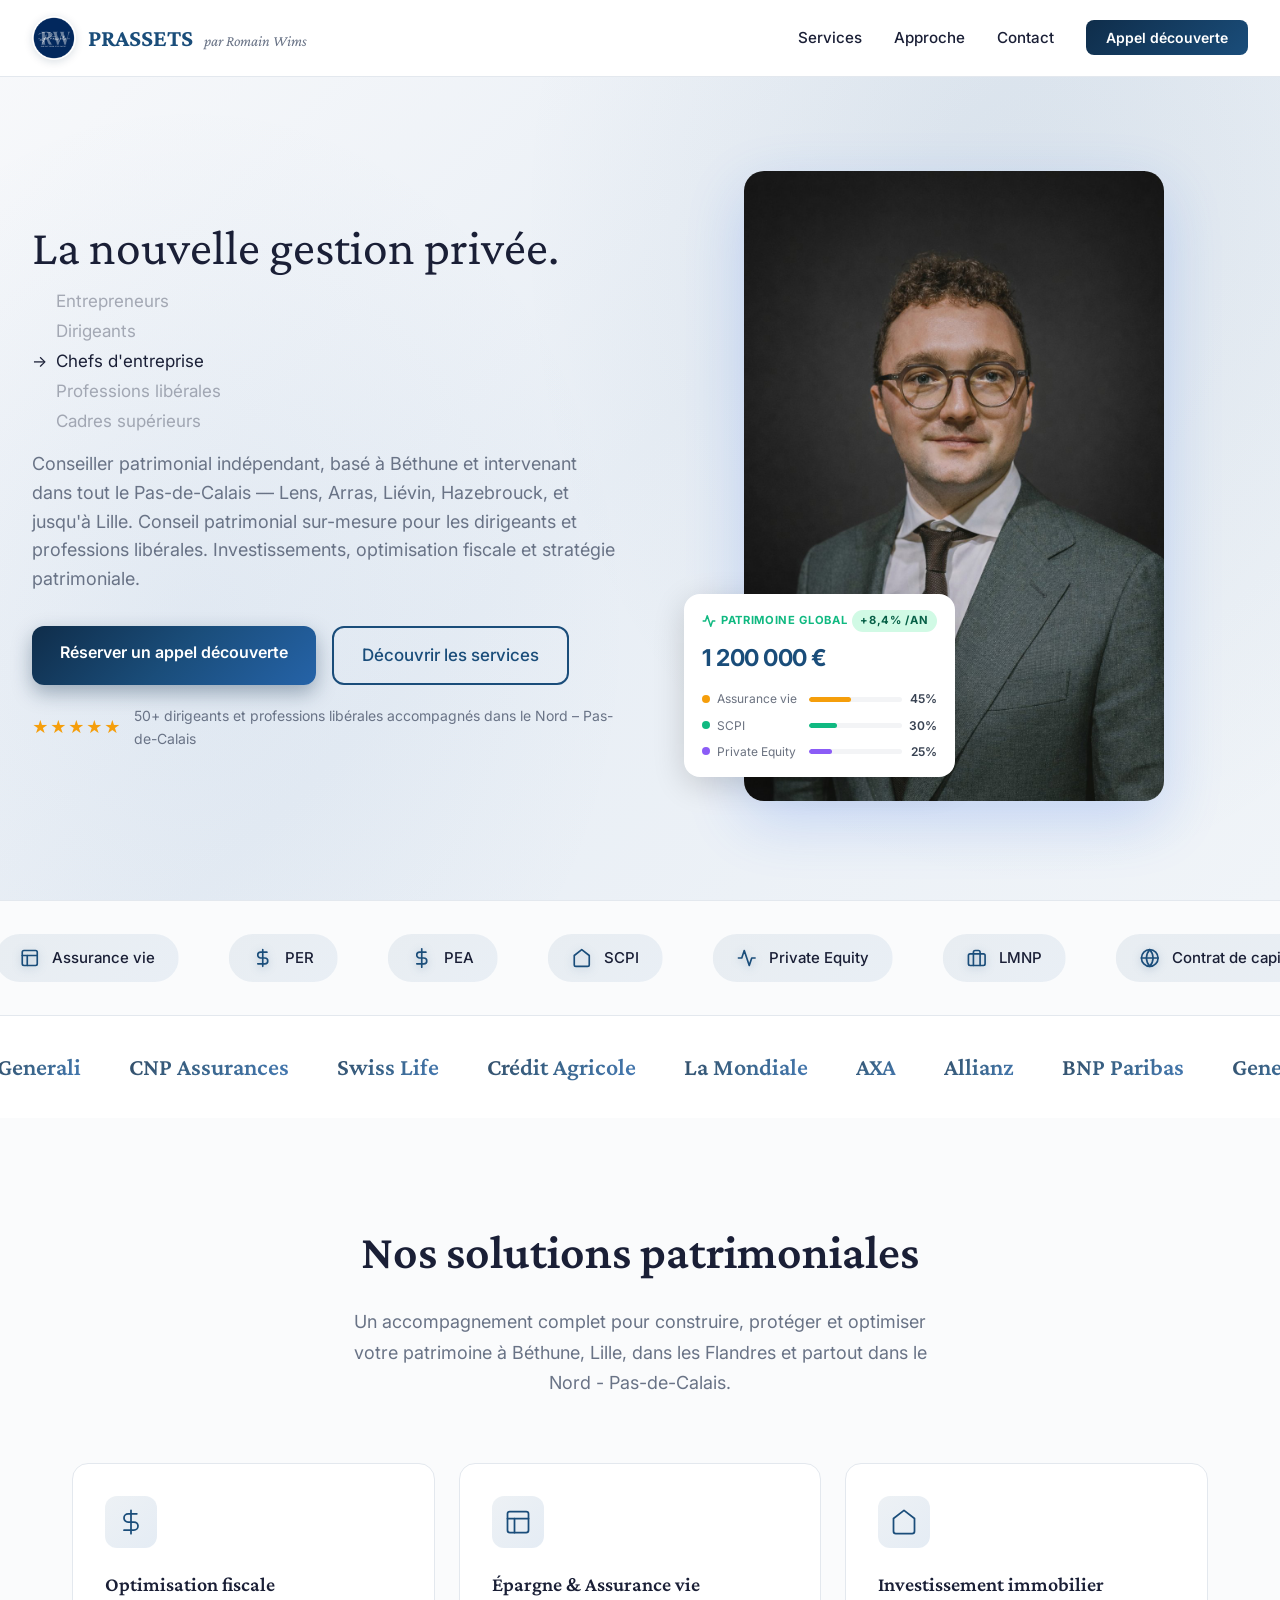
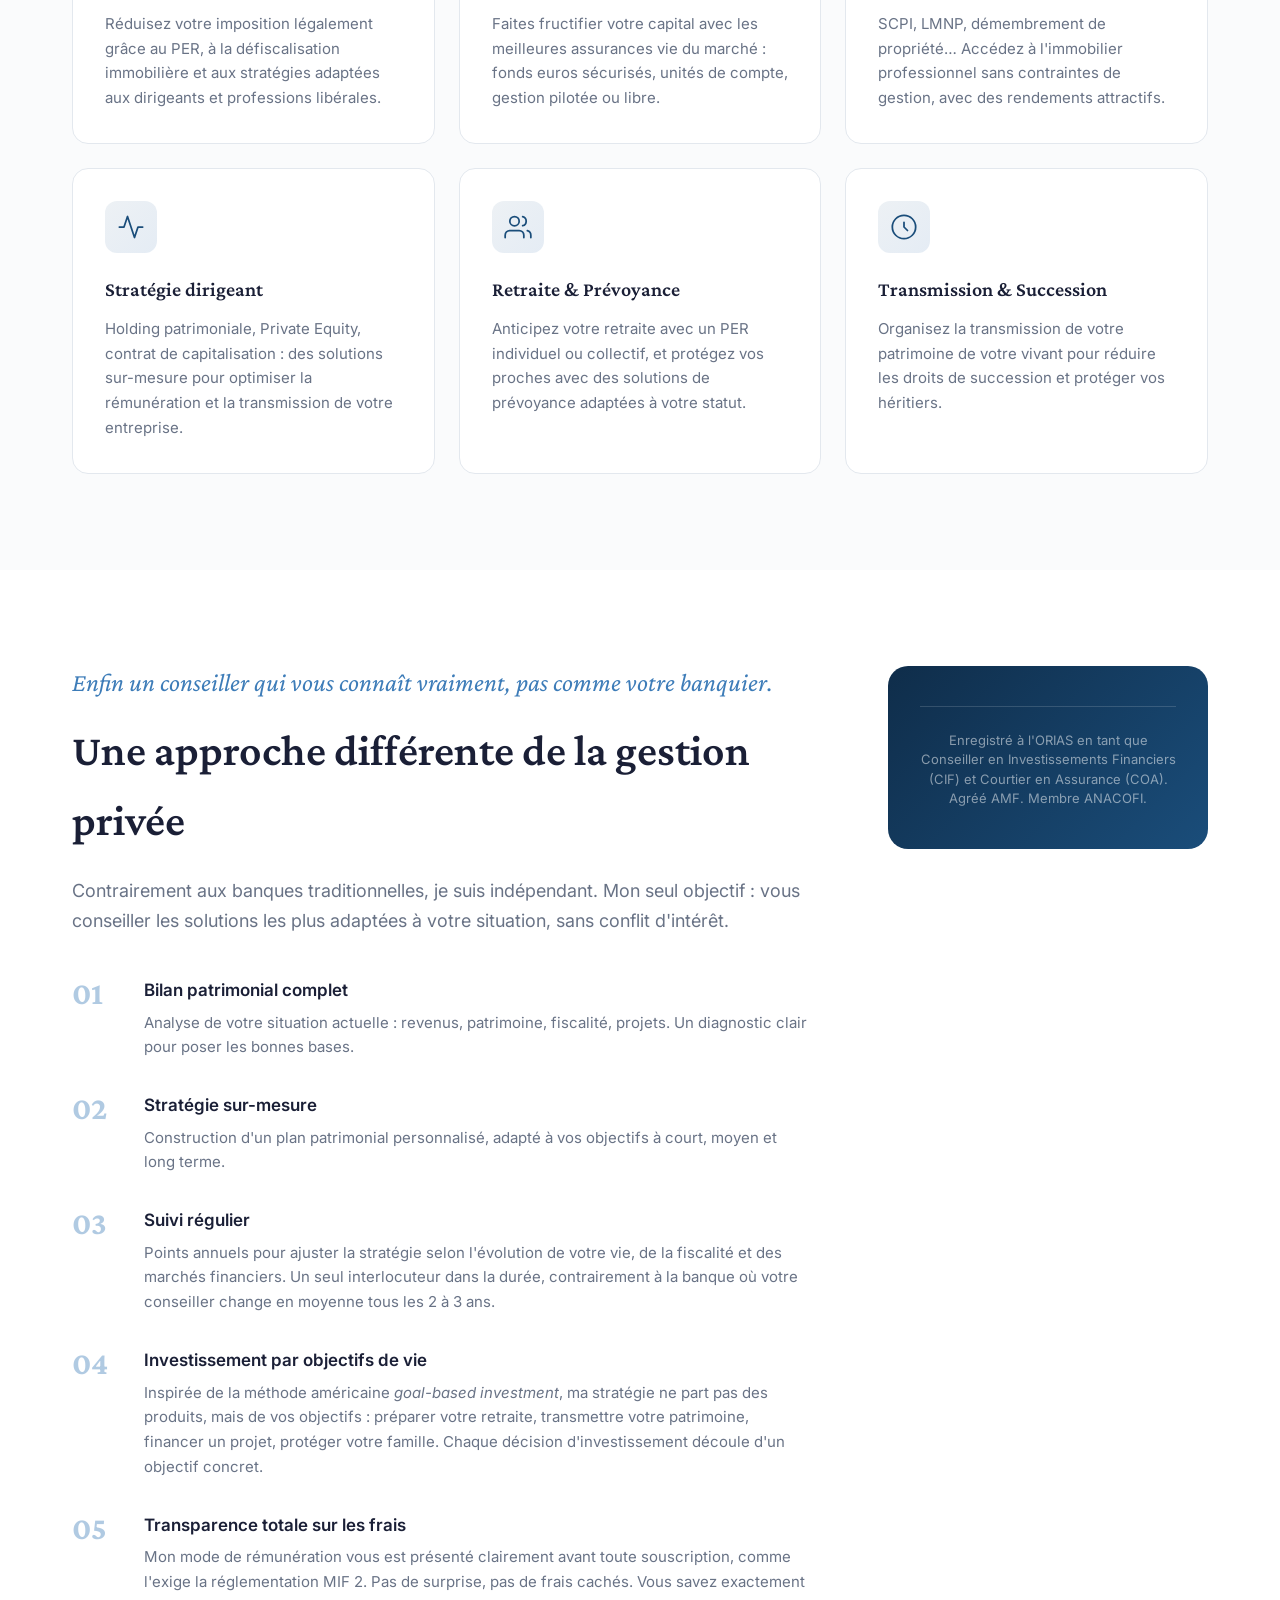
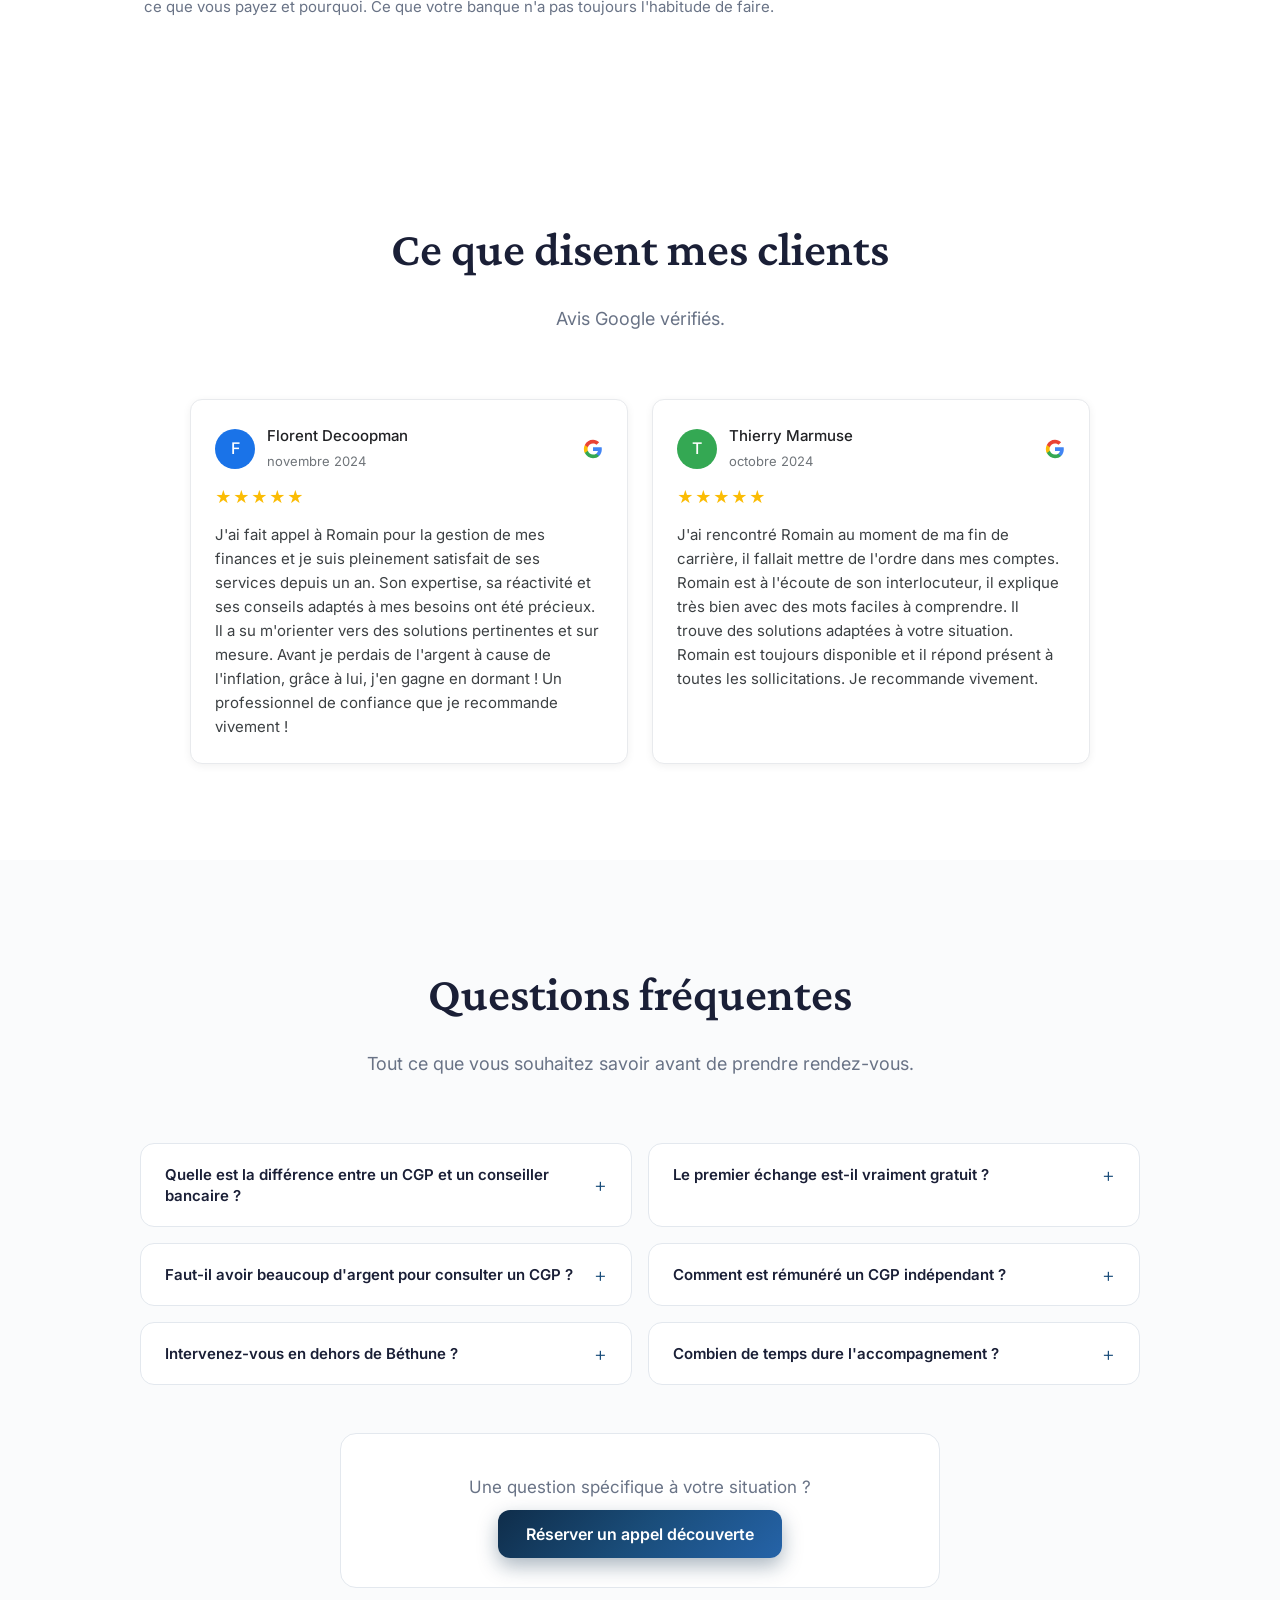
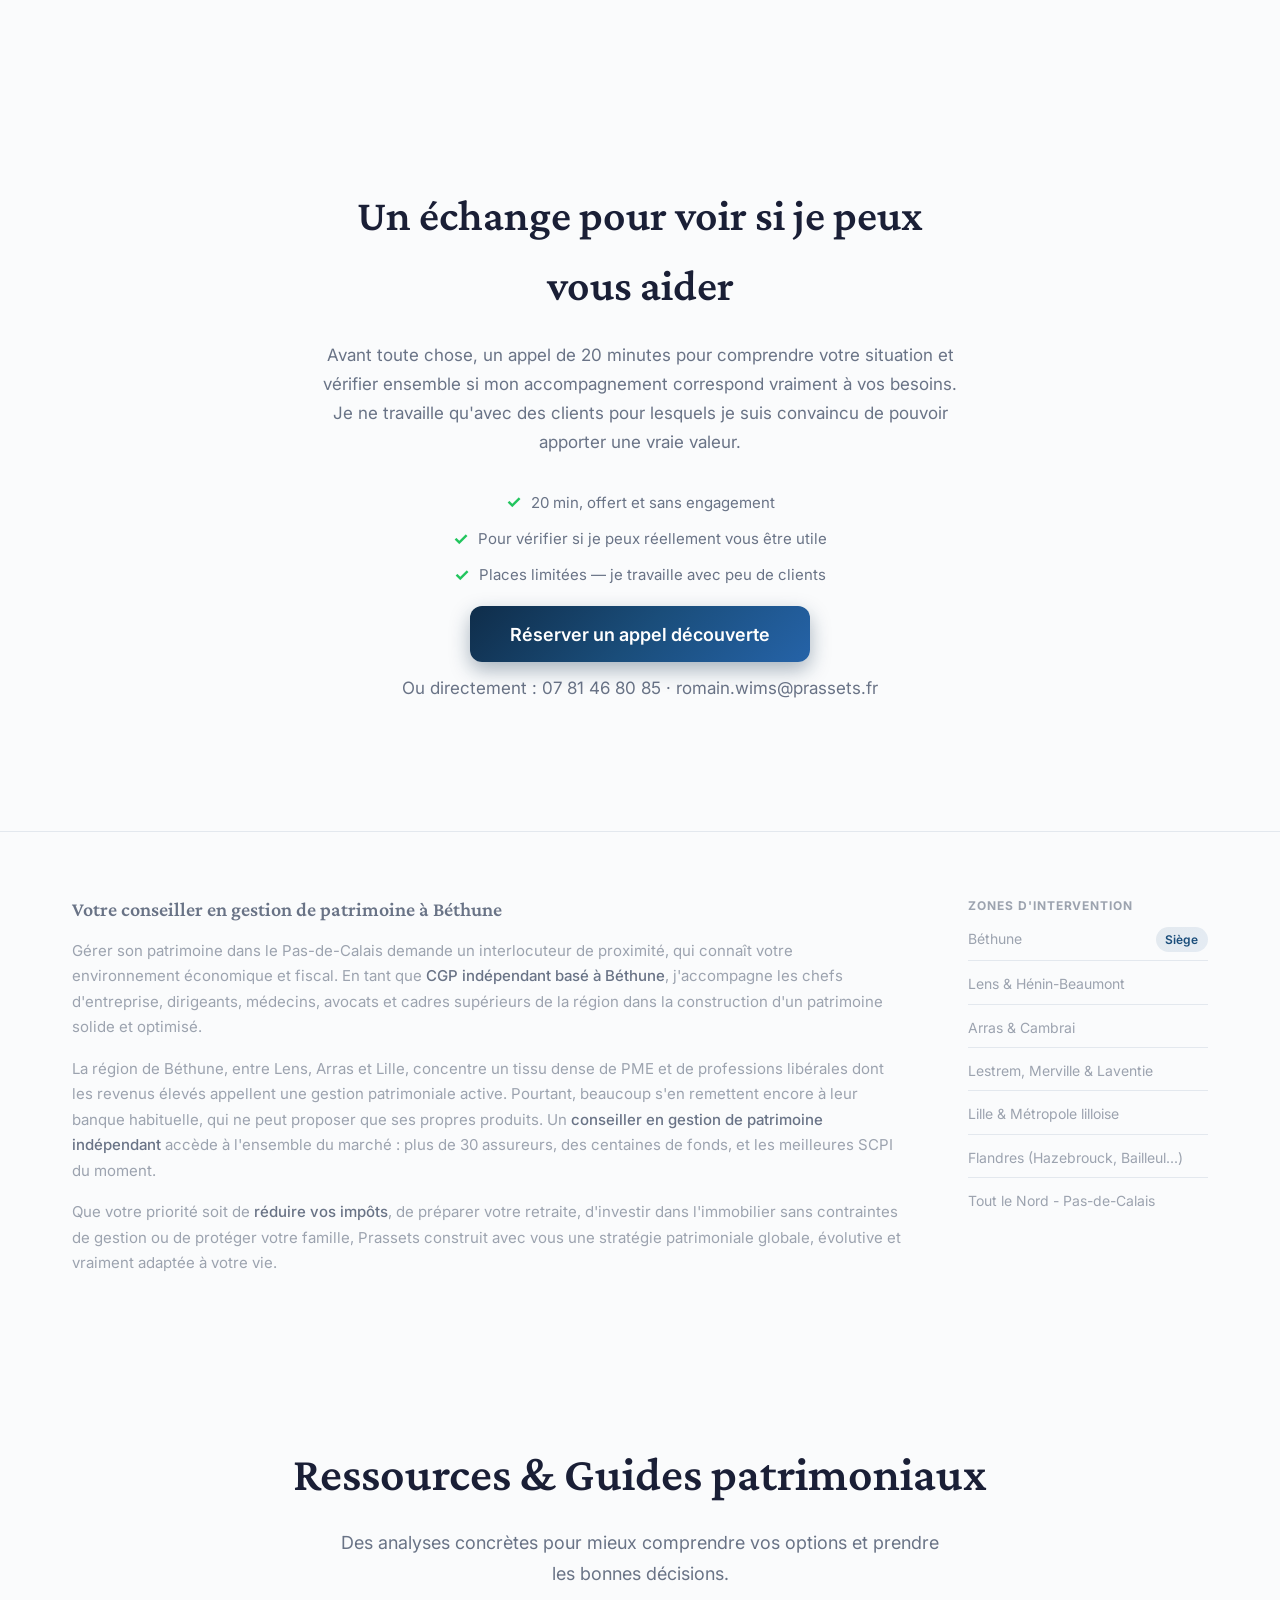
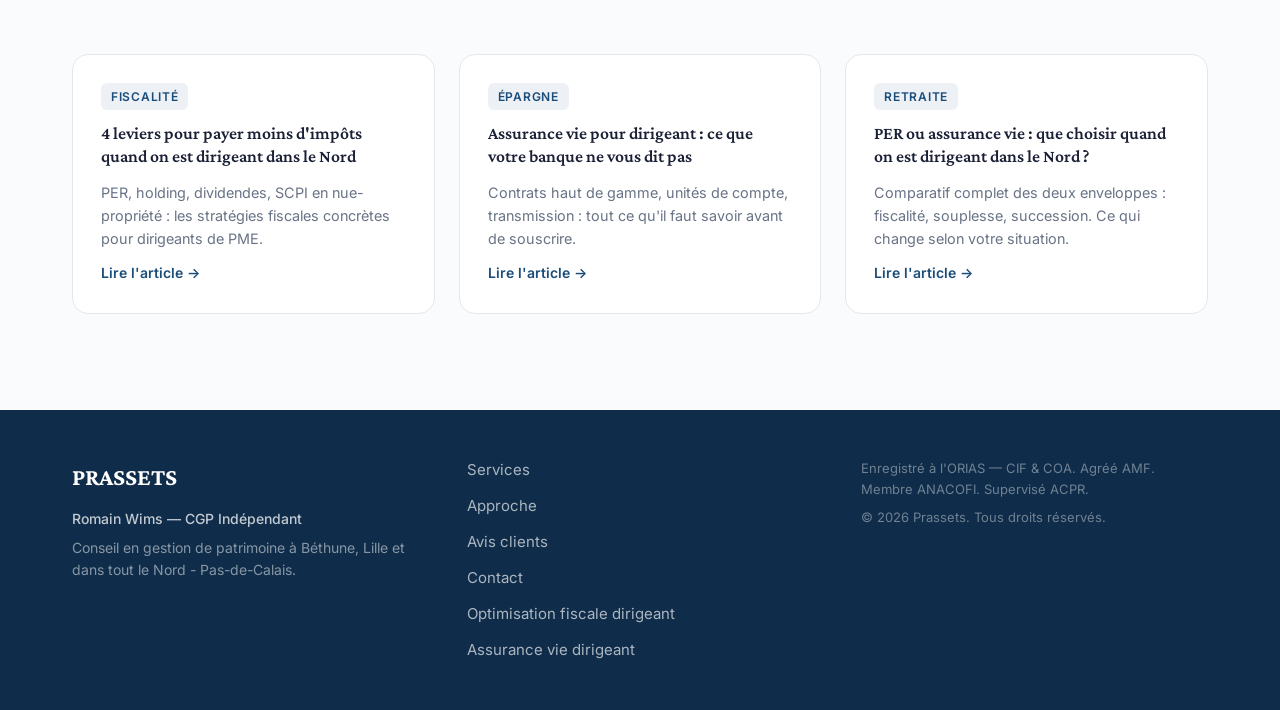
<file: index.html>
<!DOCTYPE html>
<html lang="fr">
<head>
    <meta charset="UTF-8">
    <link rel="icon" type="image/png" sizes="32x32" href="assets/images/favicon-32x32.png">
    <link rel="icon" type="image/png" sizes="16x16" href="assets/images/favicon-16x16.png">
    <link rel="apple-touch-icon" sizes="180x180" href="assets/images/apple-touch-icon.png">
    <meta name="viewport" content="width=device-width, initial-scale=1.0">

    <!-- SEO Principal -->
    <title>Romain Wims, Conseiller Patrimonial à Béthune | Prassets</title>
    <meta name="description" content="Romain Wims, conseiller patrimonial indépendant à Béthune (Prassets). Optimisation fiscale, assurance vie, PER, SCPI pour dirigeants et professions libérales du Nord - Pas-de-Calais.">
    <meta name="keywords" content="Romain Wims, Romain Wims CGP, Romain Wims Béthune, Romain Wims gestionnaire patrimoine, gestionnaire de patrimoine Béthune, conseiller gestion patrimoine Béthune, CGP Béthune, optimisation fiscale Pas-de-Calais, assurance vie Béthune, PER Béthune, SCPI Béthune, conseiller patrimonial Béthune, conseil patrimonial dirigeants, CGP Lille, gestionnaire patrimoine Nord, conseiller patrimoine Flandres, CGP Lestrem, CGP Merville, CGP Hazebrouck">
    <meta name="author" content="Romain Wims">
    <meta name="robots" content="index, follow">
    <meta name="google-site-verification" content="B6h7eiaBriNIOLVGotx9DoVA6IBM_dxXd11YqF4w_nk" />
    <link rel="canonical" href="https://prassets.fr/">

    <!-- Open Graph (partage réseaux sociaux) -->
    <meta property="og:type" content="website">
    <meta property="og:url" content="https://prassets.fr/">
    <meta property="og:title" content="Romain Wims, Conseiller Patrimonial à Béthune | Prassets">
    <meta property="og:description" content="Romain Wims, CGP indépendant à Béthune. Conseil patrimonial sur-mesure pour les dirigeants et professions libérales du Nord - Pas-de-Calais.">
    <meta property="og:locale" content="fr_FR">

    <!-- Schema Person (Romain Wims) -->
    <script type="application/ld+json">
    {
        "@context": "https://schema.org",
        "@type": "Person",
        "name": "Romain Wims",
        "jobTitle": "Conseiller en Gestion de Patrimoine",
        "worksFor": {"@type": "Organization", "name": "Prassets"},
        "address": {"@type": "PostalAddress", "addressLocality": "Béthune", "postalCode": "62400", "addressCountry": "FR"},
        "url": "https://prassets.fr"
    }
    </script>

    <!-- Données structurées JSON-LD (Google comprend votre activité) -->
    <script type="application/ld+json">
    {
        "@context": "https://schema.org",
        "@type": "FinancialService",
        "name": "Prassets",
        "description": "Conseiller en gestion de patrimoine à Béthune, spécialisé dans l'accompagnement des dirigeants, entrepreneurs et professions libérales du Pas-de-Calais.",
        "url": "https://prassets.fr",
        "telephone": "+33781468085",
        "email": "romain.wims@prassets.fr",
        "employee": {"@type": "Person", "name": "Romain Wims", "jobTitle": "Conseiller en Gestion de Patrimoine"},
        "address": {
            "@type": "PostalAddress",
            "addressLocality": "Béthune",
            "postalCode": "62400",
            "addressCountry": "FR"
        },
        "areaServed": [
            {"@type": "City", "name": "Béthune"},
            {"@type": "City", "name": "Lens"},
            {"@type": "City", "name": "Arras"},
            {"@type": "City", "name": "Lille"},
            {"@type": "City", "name": "Hazebrouck"},
            {"@type": "City", "name": "Lestrem"},
            {"@type": "City", "name": "Merville"},
            {"@type": "AdministrativeArea", "name": "Pas-de-Calais"},
            {"@type": "AdministrativeArea", "name": "Nord"}
        ],
        "openingHoursSpecification": {
            "@type": "OpeningHoursSpecification",
            "dayOfWeek": ["Monday", "Tuesday", "Wednesday", "Thursday", "Friday"],
            "opens": "09:00",
            "closes": "18:00"
        },
        "sameAs": []
    }
    </script>

    <!-- Schema FAQ (rich snippets Google) -->
    <script type="application/ld+json">
    {
        "@context": "https://schema.org",
        "@type": "FAQPage",
        "mainEntity": [
            {
                "@type": "Question",
                "name": "Quelle est la différence entre un CGP et un conseiller bancaire ?",
                "acceptedAnswer": {
                    "@type": "Answer",
                    "text": "Un conseiller bancaire ne peut vous proposer que les produits de sa propre banque. Un CGP indépendant accède à l'ensemble du marché (plus de 30 assureurs, des centaines de fonds, les meilleures SCPI) et sélectionne ce qui correspond vraiment à votre situation, sans conflit d'intérêt."
                }
            },
            {
                "@type": "Question",
                "name": "Le premier rendez-vous avec un gestionnaire de patrimoine est-il gratuit ?",
                "acceptedAnswer": {
                    "@type": "Answer",
                    "text": "Oui, je propose un appel découverte de 20 minutes, offert et sans engagement. L'objectif est de comprendre votre situation et de vérifier si mon accompagnement peut vraiment vous apporter de la valeur."
                }
            },
            {
                "@type": "Question",
                "name": "Faut-il avoir beaucoup d'argent pour consulter un CGP ?",
                "acceptedAnswer": {
                    "@type": "Answer",
                    "text": "Non. Si vous avez un revenu régulier ou une capacité d'épargne mensuelle, une stratégie patrimoniale peut déjà vous aider à optimiser votre fiscalité et à faire fructifier votre capital."
                }
            },
            {
                "@type": "Question",
                "name": "Comment est rémunéré un conseiller en gestion de patrimoine indépendant ?",
                "acceptedAnswer": {
                    "@type": "Answer",
                    "text": "La rémunération s'effectue via les commissions versées par les partenaires (assureurs, sociétés de gestion) sur les produits souscrits. Cette transparence est encadrée par la réglementation MIF 2."
                }
            },
            {
                "@type": "Question",
                "name": "Prassets intervient-il en dehors de Béthune ?",
                "acceptedAnswer": {
                    "@type": "Answer",
                    "text": "Oui, Prassets accompagne des clients dans tout le Nord - Pas-de-Calais : Lens, Arras, Liévin, Hénin-Beaumont, Bruay-la-Buissière, Lestrem, Merville, mais aussi Lille et les Flandres (Hazebrouck, Bailleul...)."
                }
            }
        ]
    }
    </script>

    <!-- Préconnexion Calendly (réduit la latence au clic) -->
    <link rel="preconnect" href="https://assets.calendly.com">
    <link rel="dns-prefetch" href="https://assets.calendly.com">

    <!-- Fonts Google -->
    <link rel="preconnect" href="https://fonts.googleapis.com">
    <link rel="preconnect" href="https://fonts.gstatic.com" crossorigin>
    <link href="https://fonts.googleapis.com/css2?family=Inter:wght@400;500;600&family=Crimson+Pro:wght@400;600;700&display=swap" rel="stylesheet" media="print" onload="this.media='all'">
    <noscript><link href="https://fonts.googleapis.com/css2?family=Inter:wght@400;500;600&family=Crimson+Pro:wght@400;600;700&display=swap" rel="stylesheet"></noscript>

    <!-- CSS externe -->
    <link rel="stylesheet" href="assets/css/style.css">

    <!-- Calendly (CSS chargé en async pour ne pas bloquer le rendu) -->
    <script src="https://assets.calendly.com/assets/external/widget.js" async></script>

</head>
<body>
    <!-- Dégradé SVG global (réutilisé par les cercles) -->
    <svg style="position:absolute;width:0;height:0;overflow:hidden" aria-hidden="true">
        <defs>
            <linearGradient id="ring-gradient" x1="0%" y1="0%" x2="100%" y2="100%">
                <stop offset="0%" stop-color="#0f2d4a"/>
                <stop offset="50%" stop-color="#1a4d7a"/>
                <stop offset="100%" stop-color="#2563a8"/>
            </linearGradient>
        </defs>
    </svg>

    <!-- Navigation -->
    <nav class="navbar">
        <a href="#" class="logo-link">
            <img src="assets/images/logo-prassets-square.png" alt="Logo Prassets" class="logo-img">
            <div class="logo-text">PRASSETS <span class="logo-sub">par Romain Wims</span></div>
        </a>
        <ul class="nav-links">
            <li><a href="#services">Services</a></li>
            <li><a href="#approche">Approche</a></li>
            <li><a href="#contact">Contact</a></li>
            <li><a href="javascript:void(0)" data-calendly class="btn-nav">Appel découverte</a></li>
        </ul>
    </nav>

    <!-- Hero Section -->
    <section class="hero">
        <div class="hero-container">
            <!-- Colonne Gauche : Texte -->
            <div class="hero-content">
                <h1 class="hero-title">
                    La nouvelle gestion privée.
                </h1>

                <!-- Animation catégories (slot machine vertical) -->
                <div class="categories-container">
                    <div class="categories-viewport">
                        <span class="category-bullet">→</span>
                        <ul class="categories-scroll">
                            <li class="category-item">Entrepreneurs</li>
                            <li class="category-item">Dirigeants</li>
                            <li class="category-item">Chefs d'entreprise</li>
                            <li class="category-item">Professions libérales</li>
                            <li class="category-item">Cadres supérieurs</li>
                            <li class="category-item">Entrepreneurs</li>
                            <li class="category-item">Dirigeants</li>
                            <li class="category-item">Chefs d'entreprise</li>
                            <li class="category-item">Professions libérales</li>
                            <li class="category-item">Cadres supérieurs</li>
                        </ul>
                    </div>
                </div>

                <p class="hero-subtitle">
                    Conseiller patrimonial indépendant, basé à Béthune et intervenant dans tout le Pas-de-Calais — Lens, Arras, Liévin, Hazebrouck, et jusqu'à Lille. Conseil patrimonial sur-mesure pour les dirigeants et professions libérales. Investissements, optimisation fiscale et stratégie patrimoniale.
                </p>

                <div class="hero-cta">
                    <a href="javascript:void(0)" data-calendly class="btn-primary">
                        <span>Réserver un appel découverte</span>
                    </a>
                    <a href="#services" class="btn-secondary">
                        <span>Découvrir les services</span>
                    </a>
                </div>

                <div class="hero-social-proof">
                    <div class="hero-proof-stars">★★★★★</div>
                    <span>50+ dirigeants et professions libérales accompagnés dans le Nord&nbsp;–&nbsp;Pas-de-Calais</span>
                </div>
            </div>

            <!-- Colonne Droite : Photo -->
            <div class="hero-image">
                <img src="assets/images/romain-photo.png" alt="Romain Wims — Conseiller en Gestion de Patrimoine indépendant à Béthune" fetchpriority="high" decoding="async">
                <!-- Widget flottant -->
                <div class="hero-widget">
                    <div class="hero-widget-header">
                        <svg xmlns="http://www.w3.org/2000/svg" width="14" height="14" viewBox="0 0 24 24" fill="none" stroke="currentColor" stroke-width="2.5" stroke-linecap="round" stroke-linejoin="round"><polyline points="22 12 18 12 15 21 9 3 6 12 2 12"></polyline></svg>
                        <span>PATRIMOINE GLOBAL</span>
                        <span class="hero-widget-badge">+8,4% /AN</span>
                    </div>
                    <div class="hero-widget-amount">1 200 000 €</div>
                    <div class="hero-widget-bars">
                        <div class="hero-widget-bar-row">
                            <span class="hero-widget-dot" style="background:#f59e0b;"></span>
                            <span class="hero-widget-label">Assurance vie</span>
                            <div class="hero-widget-bar-track"><div class="hero-widget-bar-fill" style="width:45%;background:#f59e0b;"></div></div>
                            <span class="hero-widget-pct">45%</span>
                        </div>
                        <div class="hero-widget-bar-row">
                            <span class="hero-widget-dot" style="background:#10b981;"></span>
                            <span class="hero-widget-label">SCPI</span>
                            <div class="hero-widget-bar-track"><div class="hero-widget-bar-fill" style="width:30%;background:#10b981;"></div></div>
                            <span class="hero-widget-pct">30%</span>
                        </div>
                        <div class="hero-widget-bar-row">
                            <span class="hero-widget-dot" style="background:#8b5cf6;"></span>
                            <span class="hero-widget-label">Private Equity</span>
                            <div class="hero-widget-bar-track"><div class="hero-widget-bar-fill" style="width:25%;background:#8b5cf6;"></div></div>
                            <span class="hero-widget-pct">25%</span>
                        </div>
                    </div>
                </div>
            </div>
        </div>
    </section>

    <!-- Bandeau Produits (scroll infini JS) -->
    <section class="banner-section products-banner">
        <div class="products-track">
            <div class="banner-set">
                <div class="banner-item">
                    <svg xmlns="http://www.w3.org/2000/svg" width="20" height="20" viewBox="0 0 24 24" fill="none" stroke="currentColor" stroke-width="2" stroke-linecap="round" stroke-linejoin="round"><rect x="3" y="3" width="18" height="18" rx="2"/><path d="M3 9h18"/><path d="M9 21V9"/></svg>
                    Assurance vie
                </div>
                <div class="banner-item">
                    <svg xmlns="http://www.w3.org/2000/svg" width="20" height="20" viewBox="0 0 24 24" fill="none" stroke="currentColor" stroke-width="2" stroke-linecap="round" stroke-linejoin="round"><path d="M12 2v20M17 5H9.5a3.5 3.5 0 0 0 0 7h5a3.5 3.5 0 0 1 0 7H6"/></svg>
                    PER
                </div>
                <div class="banner-item">
                    <svg xmlns="http://www.w3.org/2000/svg" width="20" height="20" viewBox="0 0 24 24" fill="none" stroke="currentColor" stroke-width="2" stroke-linecap="round" stroke-linejoin="round"><line x1="12" y1="1" x2="12" y2="23"></line><path d="M17 5H9.5a3.5 3.5 0 0 0 0 7h5a3.5 3.5 0 0 1 0 7H6"></path></svg>
                    PEA
                </div>
                <div class="banner-item">
                    <svg xmlns="http://www.w3.org/2000/svg" width="20" height="20" viewBox="0 0 24 24" fill="none" stroke="currentColor" stroke-width="2" stroke-linecap="round" stroke-linejoin="round"><path d="M3 9l9-7 9 7v11a2 2 0 0 1-2 2H5a2 2 0 0 1-2-2z"></path></svg>
                    SCPI
                </div>
                <div class="banner-item">
                    <svg xmlns="http://www.w3.org/2000/svg" width="20" height="20" viewBox="0 0 24 24" fill="none" stroke="currentColor" stroke-width="2" stroke-linecap="round" stroke-linejoin="round"><polyline points="22 12 18 12 15 21 9 3 6 12 2 12"></polyline></svg>
                    Private Equity
                </div>
                <div class="banner-item">
                    <svg xmlns="http://www.w3.org/2000/svg" width="20" height="20" viewBox="0 0 24 24" fill="none" stroke="currentColor" stroke-width="2" stroke-linecap="round" stroke-linejoin="round"><rect x="2" y="7" width="20" height="14" rx="2" ry="2"></rect><path d="M16 21V5a2 2 0 0 0-2-2h-4a2 2 0 0 0-2 2v16"></path></svg>
                    LMNP
                </div>
                <div class="banner-item">
                    <svg xmlns="http://www.w3.org/2000/svg" width="20" height="20" viewBox="0 0 24 24" fill="none" stroke="currentColor" stroke-width="2" stroke-linecap="round" stroke-linejoin="round"><circle cx="12" cy="12" r="10"></circle><line x1="2" y1="12" x2="22" y2="12"></line><path d="M12 2a15.3 15.3 0 0 1 4 10 15.3 15.3 0 0 1-4 10 15.3 15.3 0 0 1-4-10 15.3 15.3 0 0 1 4-10z"></path></svg>
                    Contrat de capitalisation
                </div>
            </div>
        </div>
    </section>

    <!-- Bandeau Partenaires (scroll infini JS) -->
    <section class="banner-section partners-banner">
        <div class="partners-track">
            <div class="banner-set">
                <div class="partner-logo">Generali</div>
                <div class="partner-logo">CNP Assurances</div>
                <div class="partner-logo">Swiss Life</div>
                <div class="partner-logo">Crédit Agricole</div>
                <div class="partner-logo">La Mondiale</div>
                <div class="partner-logo">AXA</div>
                <div class="partner-logo">Allianz</div>
                <div class="partner-logo">BNP Paribas</div>
            </div>
        </div>
    </section>

    <!-- Section Services -->
    <section id="services" class="services-section">
        <div class="container">
            <div class="section-header">
                <h2>Nos solutions patrimoniales</h2>
                <p>Un accompagnement complet pour construire, protéger et optimiser votre patrimoine à Béthune, Lille, dans les Flandres et partout dans le Nord - Pas-de-Calais.</p>
            </div>
            <div class="services-grid">
                <article class="service-card">
                    <div class="service-icon">
                        <svg xmlns="http://www.w3.org/2000/svg" width="28" height="28" viewBox="0 0 24 24" fill="none" stroke="currentColor" stroke-width="1.5" stroke-linecap="round" stroke-linejoin="round"><path d="M12 2v20M17 5H9.5a3.5 3.5 0 0 0 0 7h5a3.5 3.5 0 0 1 0 7H6"/></svg>
                    </div>
                    <h3>Optimisation fiscale</h3>
                    <p>Réduisez votre imposition légalement grâce au PER, à la défiscalisation immobilière et aux stratégies adaptées aux dirigeants et professions libérales.</p>
                </article>
                <article class="service-card">
                    <div class="service-icon">
                        <svg xmlns="http://www.w3.org/2000/svg" width="28" height="28" viewBox="0 0 24 24" fill="none" stroke="currentColor" stroke-width="1.5" stroke-linecap="round" stroke-linejoin="round"><rect x="3" y="3" width="18" height="18" rx="2"/><path d="M3 9h18"/><path d="M9 21V9"/></svg>
                    </div>
                    <h3>Épargne & Assurance vie</h3>
                    <p>Faites fructifier votre capital avec les meilleures assurances vie du marché : fonds euros sécurisés, unités de compte, gestion pilotée ou libre.</p>
                </article>
                <article class="service-card">
                    <div class="service-icon">
                        <svg xmlns="http://www.w3.org/2000/svg" width="28" height="28" viewBox="0 0 24 24" fill="none" stroke="currentColor" stroke-width="1.5" stroke-linecap="round" stroke-linejoin="round"><path d="M3 9l9-7 9 7v11a2 2 0 0 1-2 2H5a2 2 0 0 1-2-2z"></path></svg>
                    </div>
                    <h3>Investissement immobilier</h3>
                    <p>SCPI, LMNP, démembrement de propriété… Accédez à l'immobilier professionnel sans contraintes de gestion, avec des rendements attractifs.</p>
                </article>
                <article class="service-card">
                    <div class="service-icon">
                        <svg xmlns="http://www.w3.org/2000/svg" width="28" height="28" viewBox="0 0 24 24" fill="none" stroke="currentColor" stroke-width="1.5" stroke-linecap="round" stroke-linejoin="round"><polyline points="22 12 18 12 15 21 9 3 6 12 2 12"></polyline></svg>
                    </div>
                    <h3>Stratégie dirigeant</h3>
                    <p>Holding patrimoniale, Private Equity, contrat de capitalisation : des solutions sur-mesure pour optimiser la rémunération et la transmission de votre entreprise.</p>
                </article>
                <article class="service-card">
                    <div class="service-icon">
                        <svg xmlns="http://www.w3.org/2000/svg" width="28" height="28" viewBox="0 0 24 24" fill="none" stroke="currentColor" stroke-width="1.5" stroke-linecap="round" stroke-linejoin="round"><path d="M17 21v-2a4 4 0 0 0-4-4H5a4 4 0 0 0-4 4v2"></path><circle cx="9" cy="7" r="4"></circle><path d="M23 21v-2a4 4 0 0 0-3-3.87"></path><path d="M16 3.13a4 4 0 0 1 0 7.75"></path></svg>
                    </div>
                    <h3>Retraite & Prévoyance</h3>
                    <p>Anticipez votre retraite avec un PER individuel ou collectif, et protégez vos proches avec des solutions de prévoyance adaptées à votre statut.</p>
                </article>
                <article class="service-card">
                    <div class="service-icon">
                        <svg xmlns="http://www.w3.org/2000/svg" width="28" height="28" viewBox="0 0 24 24" fill="none" stroke="currentColor" stroke-width="1.5" stroke-linecap="round" stroke-linejoin="round"><circle cx="12" cy="12" r="10"></circle><path d="M12 8v4l3 3"></path></svg>
                    </div>
                    <h3>Transmission & Succession</h3>
                    <p>Organisez la transmission de votre patrimoine de votre vivant pour réduire les droits de succession et protéger vos héritiers.</p>
                </article>
            </div>
        </div>
    </section>

    <!-- Section Approche -->
    <section id="approche" class="approche-section">
        <div class="container">
            <div class="approche-inner">
                <div class="approche-content">
                    <p class="approche-tagline">Enfin un conseiller qui vous connaît vraiment, pas comme votre banquier.</p>
                    <h2>Une approche différente de la gestion privée</h2>
                    <p class="approche-intro">Contrairement aux banques traditionnelles, je suis indépendant. Mon seul objectif : vous conseiller les solutions les plus adaptées à votre situation, sans conflit d'intérêt.</p>
                    <div class="approche-steps">
                        <div class="approche-step">
                            <span class="step-number">01</span>
                            <div>
                                <h3>Bilan patrimonial complet</h3>
                                <p>Analyse de votre situation actuelle : revenus, patrimoine, fiscalité, projets. Un diagnostic clair pour poser les bonnes bases.</p>
                            </div>
                        </div>
                        <div class="approche-step">
                            <span class="step-number">02</span>
                            <div>
                                <h3>Stratégie sur-mesure</h3>
                                <p>Construction d'un plan patrimonial personnalisé, adapté à vos objectifs à court, moyen et long terme.</p>
                            </div>
                        </div>
                        <div class="approche-step">
                            <span class="step-number">03</span>
                            <div>
                                <h3>Suivi régulier</h3>
                                <p>Points annuels pour ajuster la stratégie selon l'évolution de votre vie, de la fiscalité et des marchés financiers. Un seul interlocuteur dans la durée, contrairement à la banque où votre conseiller change en moyenne tous les 2 à 3 ans.</p>
                            </div>
                        </div>
                        <div class="approche-step">
                            <span class="step-number">04</span>
                            <div>
                                <h3>Investissement par objectifs de vie</h3>
                                <p>Inspirée de la méthode américaine <em>goal-based investment</em>, ma stratégie ne part pas des produits, mais de vos objectifs : préparer votre retraite, transmettre votre patrimoine, financer un projet, protéger votre famille. Chaque décision d'investissement découle d'un objectif concret.</p>
                            </div>
                        </div>
                        <div class="approche-step">
                            <span class="step-number">05</span>
                            <div>
                                <h3>Transparence totale sur les frais</h3>
                                <p>Mon mode de rémunération vous est présenté clairement avant toute souscription, comme l'exige la réglementation MIF 2. Pas de surprise, pas de frais cachés. Vous savez exactement ce que vous payez et pourquoi. Ce que votre banque n'a pas toujours l'habitude de faire.</p>
                            </div>
                        </div>
                    </div>
                </div>
                <div class="approche-aside">
                    <p class="approche-aside-note">Enregistré à l'ORIAS en tant que Conseiller en Investissements Financiers (CIF) et Courtier en Assurance (COA). Agréé AMF. Membre ANACOFI.</p>
                </div>
            </div>
        </div>
    </section>

    <!-- Section Témoignages -->
    <section id="avis" class="reviews-section">
        <div class="container">
            <div class="section-header">
                <h2>Ce que disent mes clients</h2>
                <p>Avis Google vérifiés.</p>
            </div>
            <div class="google-reviews-grid">
                <!-- Avis 1 -->
                <div class="google-review-card">
                    <div class="gr-top">
                        <div class="gr-avatar" style="background:#1a73e8;">F</div>
                        <div class="gr-meta">
                            <strong>Florent Decoopman</strong>
                            <span>novembre 2024</span>
                        </div>
                        <svg class="gr-logo" viewBox="0 0 24 24" xmlns="http://www.w3.org/2000/svg"><path d="M22.56 12.25c0-.78-.07-1.53-.2-2.25H12v4.26h5.92c-.26 1.37-1.04 2.53-2.21 3.31v2.77h3.57c2.08-1.92 3.28-4.74 3.28-8.09z" fill="#4285F4"/><path d="M12 23c2.97 0 5.46-.98 7.28-2.66l-3.57-2.77c-.98.66-2.23 1.06-3.71 1.06-2.86 0-5.29-1.93-6.16-4.53H2.18v2.84C3.99 20.53 7.7 23 12 23z" fill="#34A853"/><path d="M5.84 14.09c-.22-.66-.35-1.36-.35-2.09s.13-1.43.35-2.09V7.07H2.18C1.43 8.55 1 10.22 1 12s.43 3.45 1.18 4.93l3.66-2.84z" fill="#FBBC05"/><path d="M12 5.38c1.62 0 3.06.56 4.21 1.64l3.15-3.15C17.45 2.09 14.97 1 12 1 7.7 1 3.99 3.47 2.18 7.07l3.66 2.84c.87-2.6 3.3-4.53 6.16-4.53z" fill="#EA4335"/></svg>
                    </div>
                    <div class="gr-stars">★★★★★</div>
                    <p class="gr-text">J'ai fait appel à Romain pour la gestion de mes finances et je suis pleinement satisfait de ses services depuis un an. Son expertise, sa réactivité et ses conseils adaptés à mes besoins ont été précieux. Il a su m'orienter vers des solutions pertinentes et sur mesure. Avant je perdais de l'argent à cause de l'inflation, grâce à lui, j'en gagne en dormant ! Un professionnel de confiance que je recommande vivement !</p>
                </div>
                <!-- Avis 2 -->
                <div class="google-review-card">
                    <div class="gr-top">
                        <div class="gr-avatar" style="background:#34a853;">T</div>
                        <div class="gr-meta">
                            <strong>Thierry Marmuse</strong>
                            <span>octobre 2024</span>
                        </div>
                        <svg class="gr-logo" viewBox="0 0 24 24" xmlns="http://www.w3.org/2000/svg"><path d="M22.56 12.25c0-.78-.07-1.53-.2-2.25H12v4.26h5.92c-.26 1.37-1.04 2.53-2.21 3.31v2.77h3.57c2.08-1.92 3.28-4.74 3.28-8.09z" fill="#4285F4"/><path d="M12 23c2.97 0 5.46-.98 7.28-2.66l-3.57-2.77c-.98.66-2.23 1.06-3.71 1.06-2.86 0-5.29-1.93-6.16-4.53H2.18v2.84C3.99 20.53 7.7 23 12 23z" fill="#34A853"/><path d="M5.84 14.09c-.22-.66-.35-1.36-.35-2.09s.13-1.43.35-2.09V7.07H2.18C1.43 8.55 1 10.22 1 12s.43 3.45 1.18 4.93l3.66-2.84z" fill="#FBBC05"/><path d="M12 5.38c1.62 0 3.06.56 4.21 1.64l3.15-3.15C17.45 2.09 14.97 1 12 1 7.7 1 3.99 3.47 2.18 7.07l3.66 2.84c.87-2.6 3.3-4.53 6.16-4.53z" fill="#EA4335"/></svg>
                    </div>
                    <div class="gr-stars">★★★★★</div>
                    <p class="gr-text">J'ai rencontré Romain au moment de ma fin de carrière, il fallait mettre de l'ordre dans mes comptes. Romain est à l'écoute de son interlocuteur, il explique très bien avec des mots faciles à comprendre. Il trouve des solutions adaptées à votre situation. Romain est toujours disponible et il répond présent à toutes les sollicitations. Je recommande vivement.</p>
                </div>
            </div>
        </div>
    </section>

    <!-- Section FAQ -->
    <section class="faq-section">
        <div class="container">
            <div class="section-header">
                <h2>Questions fréquentes</h2>
                <p>Tout ce que vous souhaitez savoir avant de prendre rendez-vous.</p>
            </div>
            <div class="faq-grid">
                <details class="faq-item">
                    <summary class="faq-question">
                        Quelle est la différence entre un CGP et un conseiller bancaire ?
                        <span class="faq-icon">+</span>
                    </summary>
                    <p class="faq-answer">Un conseiller bancaire ne peut vous proposer que les produits de sa propre banque. Un CGP indépendant accède à l'ensemble du marché (plus de 30 assureurs, des centaines de fonds, les meilleures SCPI) et sélectionne ce qui correspond vraiment à votre situation, sans conflit d'intérêt ni produit "maison" à placer.</p>
                </details>
                <details class="faq-item">
                    <summary class="faq-question">
                        Le premier échange est-il vraiment gratuit ?
                        <span class="faq-icon">+</span>
                    </summary>
                    <p class="faq-answer">Oui, je propose un appel découverte de 20 minutes, offert et sans engagement. L'objectif n'est pas de vendre : c'est de comprendre votre situation et de vérifier honnêtement si je peux vous apporter une vraie valeur. Si ce n'est pas le cas, je vous le dirai clairement.</p>
                </details>
                <details class="faq-item">
                    <summary class="faq-question">
                        Faut-il avoir beaucoup d'argent pour consulter un CGP ?
                        <span class="faq-icon">+</span>
                    </summary>
                    <p class="faq-answer">Non. Si vous avez un revenu régulier ou une capacité d'épargne mensuelle, une stratégie patrimoniale peut déjà vous aider à optimiser votre fiscalité et à faire fructifier votre capital. Je travaille aussi bien avec des primo-épargnants qu'avec des clients disposant d'un patrimoine conséquent.</p>
                </details>
                <details class="faq-item">
                    <summary class="faq-question">
                        Comment est rémunéré un CGP indépendant ?
                        <span class="faq-icon">+</span>
                    </summary>
                    <p class="faq-answer">La rémunération s'effectue principalement via les commissions versées par les partenaires (assureurs, sociétés de gestion) sur les produits souscrits. Cette transparence est encadrée par la réglementation MIF 2 : vous serez informé de la rémunération avant toute souscription.</p>
                </details>
                <details class="faq-item">
                    <summary class="faq-question">
                        Intervenez-vous en dehors de Béthune ?
                        <span class="faq-icon">+</span>
                    </summary>
                    <p class="faq-answer">Oui, j'accompagne des clients dans tout le Nord - Pas-de-Calais : Lens, Arras, Liévin, Hénin-Beaumont, Bruay-la-Buissière, Lestrem, Merville, mais aussi Lille et les Flandres (Hazebrouck, Bailleul...). On commence toujours par un appel de 20 minutes, puis si notre collaboration fait sens, je me déplace à votre cabinet ou domicile. Les rendez-vous en visioconférence sont également possibles.</p>
                </details>
                <details class="faq-item">
                    <summary class="faq-question">
                        Combien de temps dure l'accompagnement ?
                        <span class="faq-icon">+</span>
                    </summary>
                    <p class="faq-answer">La relation est pensée sur le long terme. Après un bilan patrimonial initial et la mise en place de votre stratégie, nous faisons des points réguliers (généralement annuels) pour ajuster en fonction de l'évolution de votre situation personnelle, fiscale et des marchés financiers.</p>
                </details>
            </div>
            <!-- CTA fin de FAQ -->
            <div class="faq-closing-cta">
                <p>Une question spécifique à votre situation ?</p>
                <a href="javascript:void(0)" data-calendly class="btn-primary"><span>Réserver un appel découverte</span></a>
            </div>
        </div>
    </section>

    <!-- Section Contact -->
    <section id="contact" class="contact-section">
        <div class="container">
            <div class="contact-simple">
                <h2>Un échange pour voir si je peux vous aider</h2>
                <p>Avant toute chose, un appel de 20 minutes pour comprendre votre situation et vérifier ensemble si mon accompagnement correspond vraiment à vos besoins.<br>Je ne travaille qu'avec des clients pour lesquels je suis convaincu de pouvoir apporter une vraie valeur.</p>
                <div class="contact-reassurance">
                    <div class="contact-reassurance-item">
                        <span class="reassurance-check">✓</span> 20 min, offert et sans engagement
                    </div>
                    <div class="contact-reassurance-item">
                        <span class="reassurance-check">✓</span> Pour vérifier si je peux réellement vous être utile
                    </div>
                    <div class="contact-reassurance-item">
                        <span class="reassurance-check">✓</span> Places limitées — je travaille avec peu de clients
                    </div>
                </div>
                <a href="javascript:void(0)" data-calendly class="btn-primary btn-large">
                    <span>Réserver un appel découverte</span>
                </a>
                <p class="contact-alt">Ou directement : <a href="tel:+33781468085">07 81 46 80 85</a> &middot; <a href="mailto:romain.wims@prassets.fr">romain.wims@prassets.fr</a></p>
            </div>
        </div>
    </section>

    <!-- Section Contenu Local SEO -->
    <section class="local-content-section">
        <div class="container">
            <div class="local-content-inner">
                <div class="local-content-text">
                    <h2>Votre conseiller en gestion de patrimoine à Béthune</h2>
                    <p>Gérer son patrimoine dans le Pas-de-Calais demande un interlocuteur de proximité, qui connaît votre environnement économique et fiscal. En tant que <strong>CGP indépendant basé à Béthune</strong>, j'accompagne les chefs d'entreprise, dirigeants, médecins, avocats et cadres supérieurs de la région dans la construction d'un patrimoine solide et optimisé.</p>
                    <p>La région de Béthune, entre Lens, Arras et Lille, concentre un tissu dense de PME et de professions libérales dont les revenus élevés appellent une gestion patrimoniale active. Pourtant, beaucoup s'en remettent encore à leur banque habituelle, qui ne peut proposer que ses propres produits. Un <strong>conseiller en gestion de patrimoine indépendant</strong> accède à l'ensemble du marché : plus de 30 assureurs, des centaines de fonds, et les meilleures SCPI du moment.</p>
                    <p>Que votre priorité soit de <strong>réduire vos impôts</strong>, de préparer votre retraite, d'investir dans l'immobilier sans contraintes de gestion ou de protéger votre famille, Prassets construit avec vous une stratégie patrimoniale globale, évolutive et vraiment adaptée à votre vie.</p>
                </div>
                <div class="local-content-aside">
                    <div class="local-highlight">
                        <h3>Zones d'intervention</h3>
                        <ul class="zones-list">
                            <li>Béthune <span class="zone-tag">Siège</span></li>
                            <li>Lens &amp; Hénin-Beaumont</li>
                            <li>Arras &amp; Cambrai</li>
                            <li>Lestrem, Merville &amp; Laventie</li>
                            <li>Lille &amp; Métropole lilloise</li>
                            <li>Flandres (Hazebrouck, Bailleul...)</li>
                            <li>Tout le Nord - Pas-de-Calais</li>
                        </ul>
                    </div>
                </div>
            </div>
        </div>
    </section>


    <!-- Section Ressources / Articles -->
    <section class="ressources-section">
        <div class="container">
            <div class="section-header">
                <h2>Ressources & Guides patrimoniaux</h2>
                <p>Des analyses concrètes pour mieux comprendre vos options et prendre les bonnes décisions.</p>
            </div>
            <div class="ressources-grid">
                <a href="articles/optimisation-fiscale-dirigeant.html" class="ressource-card">
                    <div class="ressource-card-tag">Fiscalité</div>
                    <h3>4 leviers pour payer moins d'impôts quand on est dirigeant dans le Nord</h3>
                    <p>PER, holding, dividendes, SCPI en nue-propriété : les stratégies fiscales concrètes pour dirigeants de PME.</p>
                    <span class="ressource-card-link">Lire l'article →</span>
                </a>
                <a href="articles/assurance-vie-dirigeant.html" class="ressource-card">
                    <div class="ressource-card-tag">Épargne</div>
                    <h3>Assurance vie pour dirigeant : ce que votre banque ne vous dit pas</h3>
                    <p>Contrats haut de gamme, unités de compte, transmission : tout ce qu'il faut savoir avant de souscrire.</p>
                    <span class="ressource-card-link">Lire l'article →</span>
                </a>
                <a href="articles/per-retraite-dirigeant.html" class="ressource-card">
                    <div class="ressource-card-tag">Retraite</div>
                    <h3>PER ou assurance vie : que choisir quand on est dirigeant dans le Nord ?</h3>
                    <p>Comparatif complet des deux enveloppes : fiscalité, souplesse, succession. Ce qui change selon votre situation.</p>
                    <span class="ressource-card-link">Lire l'article →</span>
                </a>
            </div>
        </div>
    </section>

    <!-- Footer -->
    <footer class="footer">
        <div class="container">
            <div class="footer-inner">
                <div class="footer-brand">
                    <div class="logo-text">PRASSETS</div>
                    <p style="font-weight:500; color:rgba(255,255,255,0.75); margin-bottom:0.4rem;">Romain Wims — CGP Indépendant</p>
                    <p>Conseil en gestion de patrimoine à Béthune, Lille et dans tout le Nord - Pas-de-Calais.</p>
                </div>
                <div class="footer-links">
                    <a href="#services">Services</a>
                    <a href="#approche">Approche</a>
                    <a href="#avis">Avis clients</a>
                    <a href="#contact">Contact</a>
                    <a href="articles/optimisation-fiscale-dirigeant.html">Optimisation fiscale dirigeant</a>
                    <a href="articles/assurance-vie-dirigeant.html">Assurance vie dirigeant</a>
                </div>
                <div class="footer-legal">
                    <p>Enregistré à l'ORIAS — CIF &amp; COA. Agréé AMF. Membre ANACOFI. Supervisé ACPR.</p>
                    <p>&copy; 2026 Prassets. Tous droits réservés.</p>
                </div>
            </div>
        </div>
    </footer>

    <!-- JavaScript externe -->
    <script src="assets/js/script.js" defer></script>

</body>
</html>
</file>
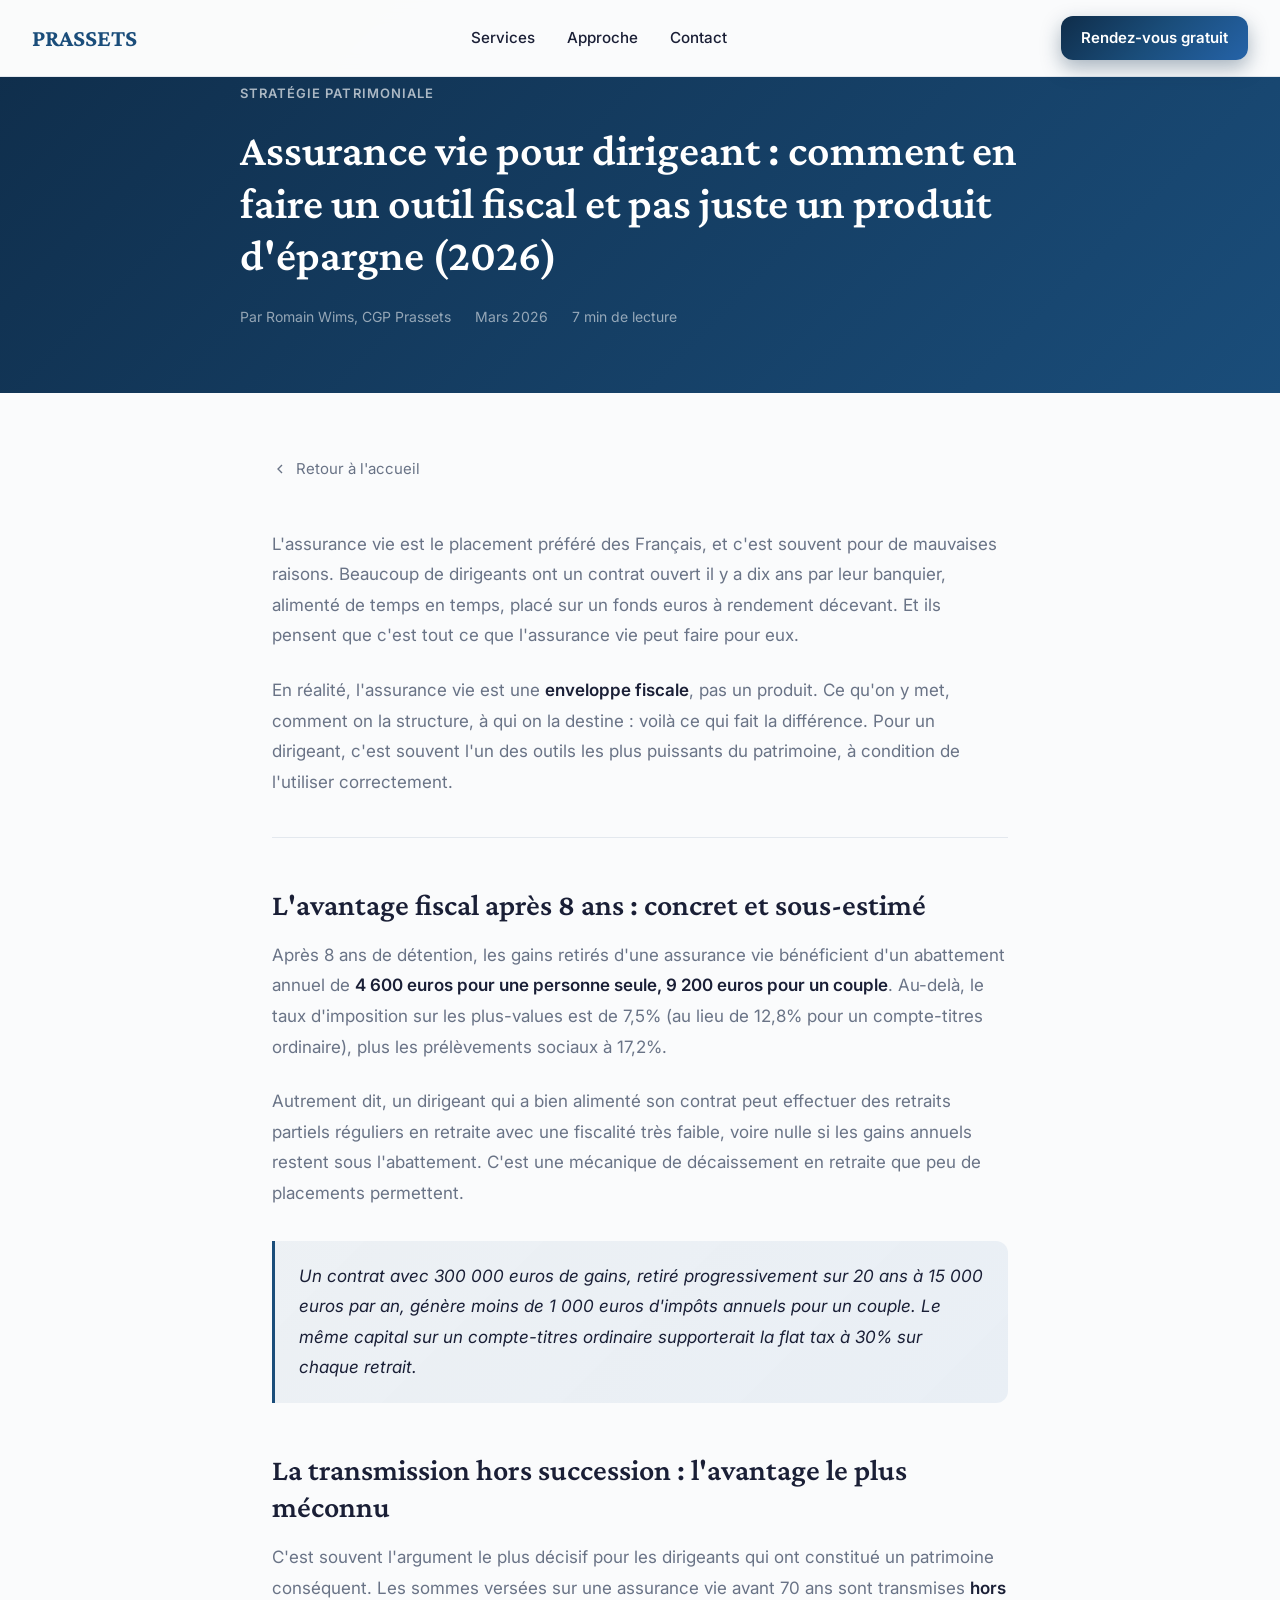
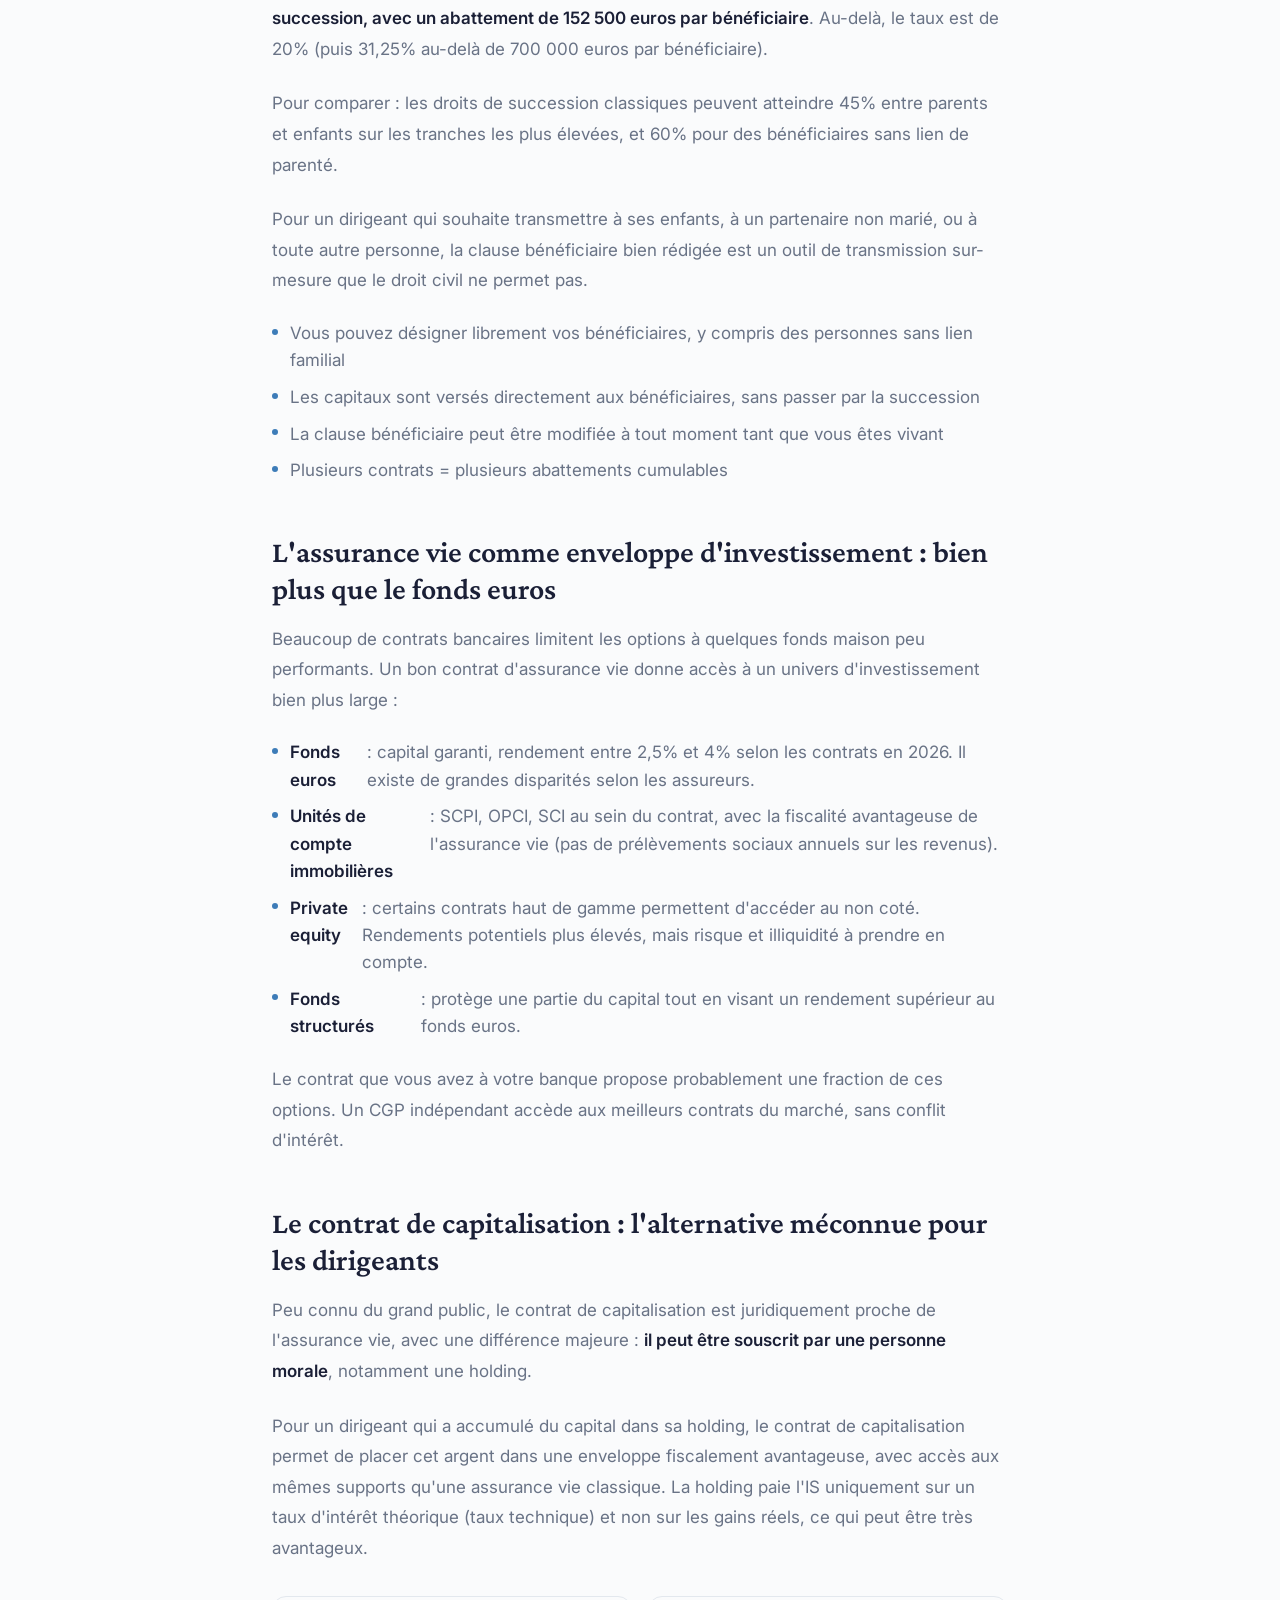
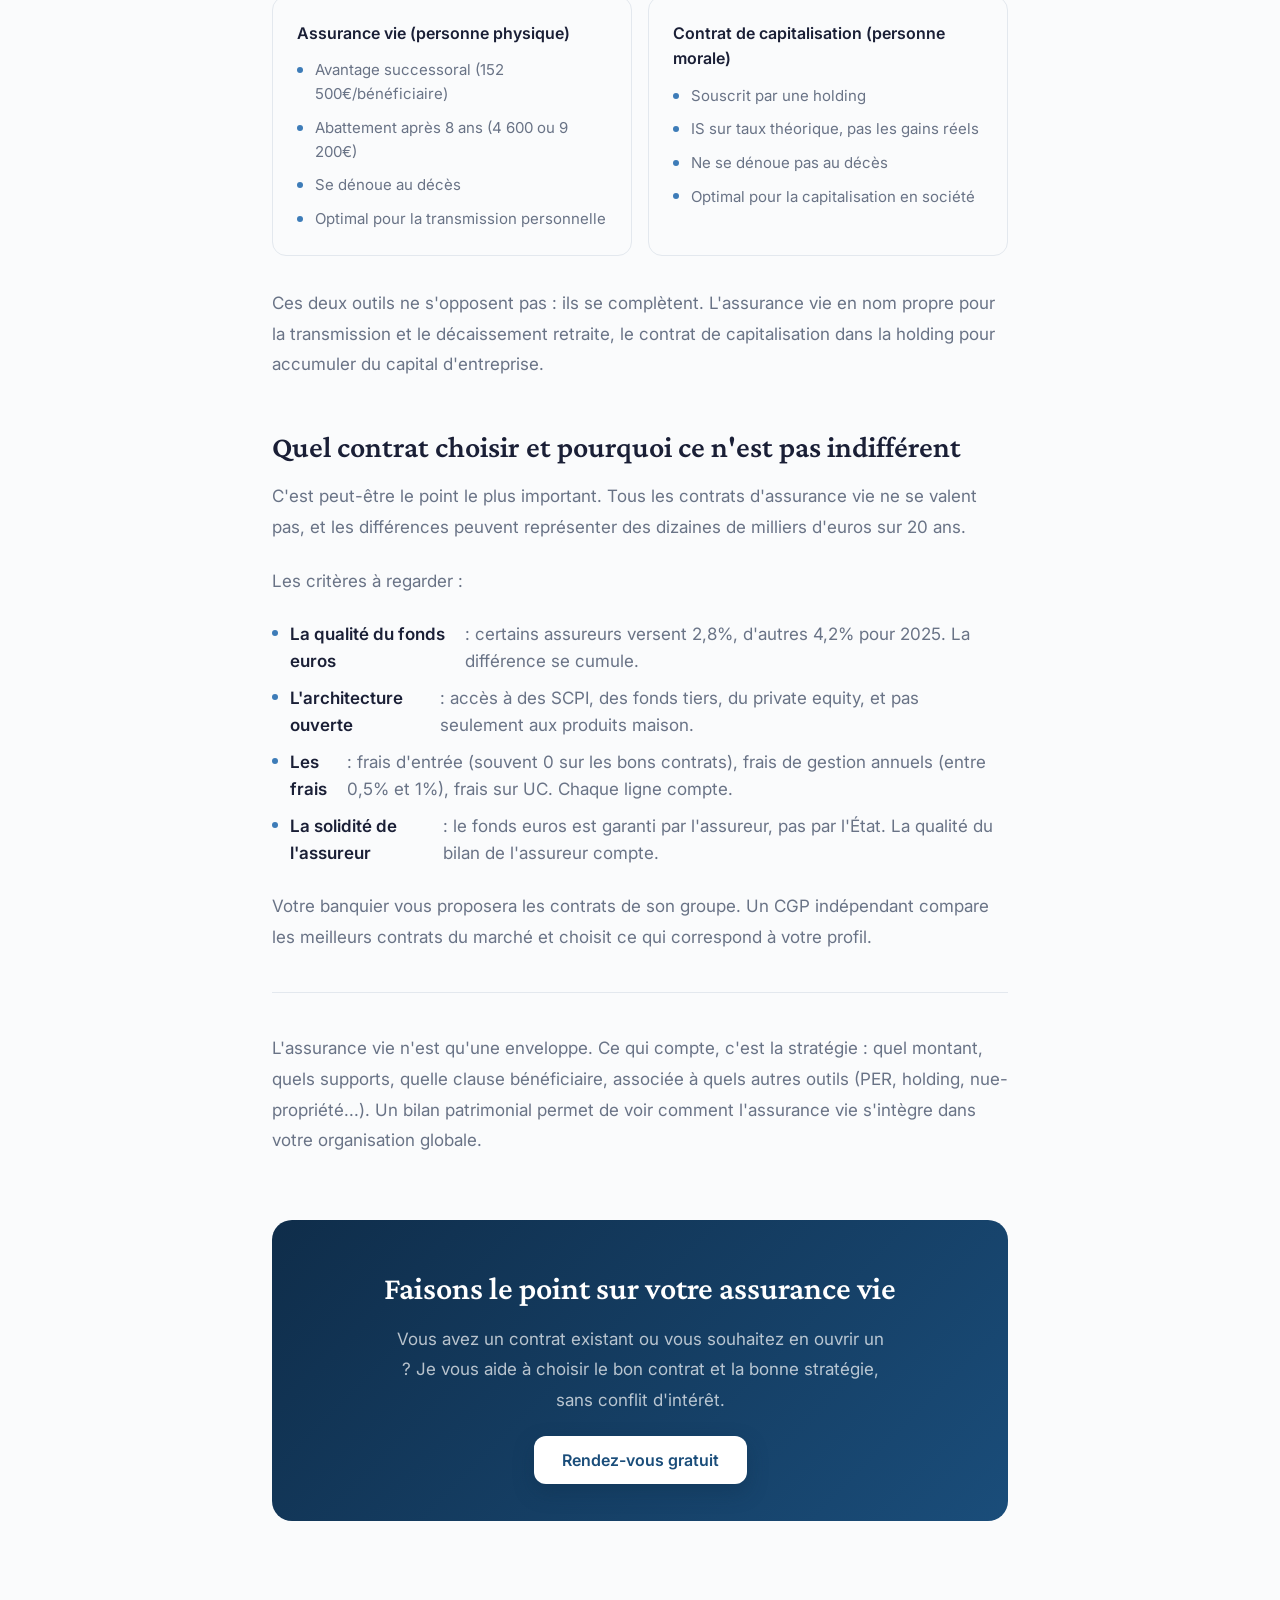
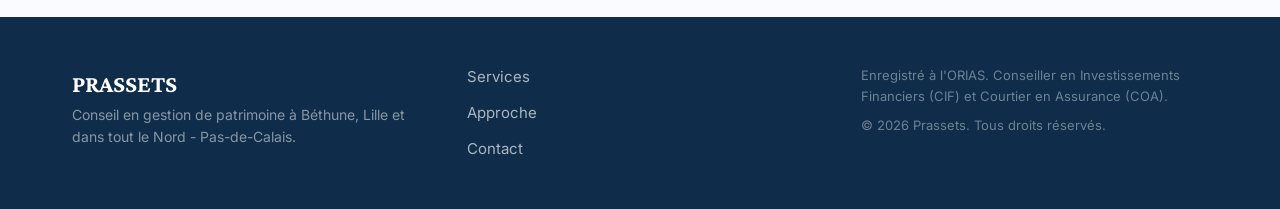
<file: articles/assurance-vie-dirigeant.html>
<!DOCTYPE html>
<html lang="fr">
<head>
    <meta charset="UTF-8">
    <link rel="icon" type="image/png" sizes="32x32" href="../assets/images/favicon-32x32.png">
    <link rel="icon" type="image/png" sizes="16x16" href="../assets/images/favicon-16x16.png">
    <link rel="apple-touch-icon" sizes="180x180" href="../assets/images/apple-touch-icon.png">
    <meta name="viewport" content="width=device-width, initial-scale=1.0">

    <title>Assurance vie pour dirigeant : bien plus qu'un produit d'épargne (2026) | Prassets</title>
    <meta name="description" content="L'assurance vie est un outil fiscal puissant pour les dirigeants. Avantages successoraux, contrat de capitalisation, choix du bon contrat : ce que votre banque ne vous dit pas.">
    <meta name="author" content="Prassets">
    <meta name="robots" content="index, follow">
    <link rel="canonical" href="https://prassets.fr/articles/assurance-vie-dirigeant.html">

    <meta property="og:type" content="article">
    <meta property="og:url" content="https://prassets.fr/articles/assurance-vie-dirigeant.html">
    <meta property="og:title" content="Assurance vie pour dirigeant : comment en faire un vrai outil patrimonial (2026)">
    <meta property="og:description" content="Avantages fiscaux, transmission hors succession, contrat de capitalisation : l'assurance vie vue sous l'angle du dirigeant.">
    <meta property="og:locale" content="fr_FR">

    <script type="application/ld+json">
    {
        "@context": "https://schema.org",
        "@type": "Article",
        "headline": "Assurance vie pour dirigeant : comment en faire un outil fiscal et pas juste un produit d'épargne (2026)",
        "description": "L'assurance vie vue sous l'angle du dirigeant : avantages fiscaux, transmission hors succession, contrat de capitalisation et choix du bon contrat.",
        "author": {
            "@type": "Person",
            "name": "Romain Wims",
            "jobTitle": "Conseiller en Gestion de Patrimoine",
            "worksFor": {
                "@type": "Organization",
                "name": "Prassets",
                "url": "https://prassets.fr"
            }
        },
        "publisher": {
            "@type": "Organization",
            "name": "Prassets",
            "url": "https://prassets.fr"
        },
        "datePublished": "2026-03-01",
        "dateModified": "2026-03-01",
        "url": "https://prassets.fr/articles/assurance-vie-dirigeant.html",
        "inLanguage": "fr-FR"
    }
    </script>

    <link rel="preconnect" href="https://fonts.googleapis.com">
    <link rel="preconnect" href="https://fonts.gstatic.com" crossorigin>
    <link href="https://fonts.googleapis.com/css2?family=Inter:wght@400;500;600&family=Crimson+Pro:wght@400;600;700&display=swap" rel="stylesheet">
    <link rel="stylesheet" href="../assets/css/style.css">

    <style>
        .article-hero {
            background: linear-gradient(135deg, #0f2d4a 0%, #1a4d7a 100%);
            padding: 5rem 2rem 4rem;
            color: white;
        }

        .article-hero-inner {
            max-width: 800px;
            margin: 0 auto;
        }

        .article-category {
            display: inline-block;
            font-size: 0.8125rem;
            font-weight: 600;
            text-transform: uppercase;
            letter-spacing: 0.08em;
            color: rgba(255,255,255,0.65);
            margin-bottom: 1.25rem;
        }

        .article-hero h1 {
            font-family: var(--font-display);
            font-size: clamp(1.75rem, 4vw, 2.75rem);
            font-weight: 600;
            line-height: 1.2;
            color: white;
            margin-bottom: 1.5rem;
        }

        .article-meta {
            display: flex;
            align-items: center;
            gap: 1.5rem;
            font-size: 0.875rem;
            color: rgba(255,255,255,0.55);
        }

        .article-body {
            max-width: 800px;
            margin: 0 auto;
            padding: 4rem 2rem;
        }

        .article-body p {
            font-size: 1.0625rem;
            color: var(--color-text-secondary);
            line-height: 1.8;
            margin-bottom: 1.5rem;
        }

        .article-body h2 {
            font-family: var(--font-display);
            font-size: clamp(1.4rem, 3vw, 1.875rem);
            font-weight: 600;
            color: var(--color-text-primary);
            margin-top: 3rem;
            margin-bottom: 1rem;
            line-height: 1.25;
        }

        .article-body strong {
            color: var(--color-text-primary);
            font-weight: 600;
        }

        .article-body ul {
            list-style: none;
            margin: 1.25rem 0 1.5rem;
            display: flex;
            flex-direction: column;
            gap: 0.6rem;
        }

        .article-body ul li {
            display: flex;
            align-items: flex-start;
            gap: 0.75rem;
            font-size: 1.0625rem;
            color: var(--color-text-secondary);
            line-height: 1.6;
        }

        .article-body ul li::before {
            content: '';
            width: 6px;
            height: 6px;
            border-radius: 50%;
            background: var(--color-accent);
            margin-top: 0.55rem;
            flex-shrink: 0;
        }

        .article-highlight {
            background: linear-gradient(135deg, rgba(26, 77, 122, 0.06) 0%, rgba(37, 99, 168, 0.08) 100%);
            border-left: 3px solid var(--color-primary);
            border-radius: 0 12px 12px 0;
            padding: 1.25rem 1.5rem;
            margin: 2rem 0;
        }

        .article-highlight p {
            margin: 0;
            font-style: italic;
            color: var(--color-text-primary);
        }

        .comparison-grid {
            display: grid;
            grid-template-columns: 1fr 1fr;
            gap: 1rem;
            margin: 2rem 0;
        }

        .comparison-card {
            background: var(--color-background);
            border: 1px solid var(--color-border);
            border-radius: 14px;
            padding: 1.5rem;
        }

        .comparison-card h3 {
            font-size: 1rem;
            font-weight: 600;
            color: var(--color-text-primary);
            margin-bottom: 0.75rem;
        }

        .comparison-card ul {
            margin: 0;
        }

        .comparison-card ul li {
            font-size: 0.9375rem;
        }

        @media (max-width: 600px) {
            .comparison-grid {
                grid-template-columns: 1fr;
            }
        }

        .article-cta {
            background: linear-gradient(135deg, #0f2d4a 0%, #1a4d7a 100%);
            border-radius: 20px;
            padding: 3rem 2.5rem;
            text-align: center;
            margin: 4rem 0 2rem;
        }

        .article-cta h2 {
            font-family: var(--font-display);
            font-size: clamp(1.5rem, 3vw, 2rem);
            font-weight: 600;
            color: white;
            margin-bottom: 1rem;
            margin-top: 0;
        }

        .article-cta p {
            color: rgba(255,255,255,0.7);
            margin-bottom: 2rem;
            max-width: 500px;
            margin-left: auto;
            margin-right: auto;
        }

        .article-cta .btn-primary {
            background: white;
            color: var(--color-primary);
            font-weight: 600;
        }

        .back-link {
            display: inline-flex;
            align-items: center;
            gap: 0.5rem;
            color: var(--color-text-secondary);
            text-decoration: none;
            font-size: 0.9375rem;
            margin-bottom: 3rem;
            transition: color 0.2s;
        }

        .back-link:hover {
            color: var(--color-primary);
        }

        .article-divider {
            border: none;
            border-top: 1px solid var(--color-border);
            margin: 2.5rem 0;
        }
    </style>
</head>
<body>
    <!-- Navigation -->
    <nav class="navbar">
        <a href="../index.html" class="logo-text" style="text-decoration:none">PRASSETS</a>
        <ul class="nav-links">
            <li><a href="../index.html#services">Services</a></li>
            <li><a href="../index.html#approche">Approche</a></li>
            <li><a href="../index.html#contact">Contact</a></li>
        </ul>
        <a href="../index.html#contact" class="btn-primary" style="padding: 0.625rem 1.25rem; font-size: 0.9375rem;">Rendez-vous gratuit</a>
    </nav>

    <!-- Hero Article -->
    <header class="article-hero">
        <div class="article-hero-inner">
            <span class="article-category">Stratégie patrimoniale</span>
            <h1>Assurance vie pour dirigeant : comment en faire un outil fiscal et pas juste un produit d'épargne (2026)</h1>
            <div class="article-meta">
                <span>Par Romain Wims, CGP Prassets</span>
                <span>Mars 2026</span>
                <span>7 min de lecture</span>
            </div>
        </div>
    </header>

    <!-- Corps de l'article -->
    <main class="article-body">

        <a href="../index.html" class="back-link">
            <svg xmlns="http://www.w3.org/2000/svg" width="16" height="16" viewBox="0 0 24 24" fill="none" stroke="currentColor" stroke-width="2"><polyline points="15 18 9 12 15 6"></polyline></svg>
            Retour à l'accueil
        </a>

        <p>L'assurance vie est le placement préféré des Français, et c'est souvent pour de mauvaises raisons. Beaucoup de dirigeants ont un contrat ouvert il y a dix ans par leur banquier, alimenté de temps en temps, placé sur un fonds euros à rendement décevant. Et ils pensent que c'est tout ce que l'assurance vie peut faire pour eux.</p>

        <p>En réalité, l'assurance vie est une <strong>enveloppe fiscale</strong>, pas un produit. Ce qu'on y met, comment on la structure, à qui on la destine : voilà ce qui fait la différence. Pour un dirigeant, c'est souvent l'un des outils les plus puissants du patrimoine, à condition de l'utiliser correctement.</p>

        <hr class="article-divider">

        <h2>L'avantage fiscal après 8 ans : concret et sous-estimé</h2>

        <p>Après 8 ans de détention, les gains retirés d'une assurance vie bénéficient d'un abattement annuel de <strong>4 600 euros pour une personne seule, 9 200 euros pour un couple</strong>. Au-delà, le taux d'imposition sur les plus-values est de 7,5% (au lieu de 12,8% pour un compte-titres ordinaire), plus les prélèvements sociaux à 17,2%.</p>

        <p>Autrement dit, un dirigeant qui a bien alimenté son contrat peut effectuer des retraits partiels réguliers en retraite avec une fiscalité très faible, voire nulle si les gains annuels restent sous l'abattement. C'est une mécanique de décaissement en retraite que peu de placements permettent.</p>

        <div class="article-highlight">
            <p>Un contrat avec 300 000 euros de gains, retiré progressivement sur 20 ans à 15 000 euros par an, génère moins de 1 000 euros d'impôts annuels pour un couple. Le même capital sur un compte-titres ordinaire supporterait la flat tax à 30% sur chaque retrait.</p>
        </div>

        <h2>La transmission hors succession : l'avantage le plus méconnu</h2>

        <p>C'est souvent l'argument le plus décisif pour les dirigeants qui ont constitué un patrimoine conséquent. Les sommes versées sur une assurance vie avant 70 ans sont transmises <strong>hors succession, avec un abattement de 152 500 euros par bénéficiaire</strong>. Au-delà, le taux est de 20% (puis 31,25% au-delà de 700 000 euros par bénéficiaire).</p>

        <p>Pour comparer : les droits de succession classiques peuvent atteindre 45% entre parents et enfants sur les tranches les plus élevées, et 60% pour des bénéficiaires sans lien de parenté.</p>

        <p>Pour un dirigeant qui souhaite transmettre à ses enfants, à un partenaire non marié, ou à toute autre personne, la clause bénéficiaire bien rédigée est un outil de transmission sur-mesure que le droit civil ne permet pas.</p>

        <ul>
            <li>Vous pouvez désigner librement vos bénéficiaires, y compris des personnes sans lien familial</li>
            <li>Les capitaux sont versés directement aux bénéficiaires, sans passer par la succession</li>
            <li>La clause bénéficiaire peut être modifiée à tout moment tant que vous êtes vivant</li>
            <li>Plusieurs contrats = plusieurs abattements cumulables</li>
        </ul>

        <h2>L'assurance vie comme enveloppe d'investissement : bien plus que le fonds euros</h2>

        <p>Beaucoup de contrats bancaires limitent les options à quelques fonds maison peu performants. Un bon contrat d'assurance vie donne accès à un univers d'investissement bien plus large :</p>

        <ul>
            <li><strong>Fonds euros</strong> : capital garanti, rendement entre 2,5% et 4% selon les contrats en 2026. Il existe de grandes disparités selon les assureurs.</li>
            <li><strong>Unités de compte immobilières</strong> : SCPI, OPCI, SCI au sein du contrat, avec la fiscalité avantageuse de l'assurance vie (pas de prélèvements sociaux annuels sur les revenus).</li>
            <li><strong>Private equity</strong> : certains contrats haut de gamme permettent d'accéder au non coté. Rendements potentiels plus élevés, mais risque et illiquidité à prendre en compte.</li>
            <li><strong>Fonds structurés</strong> : protège une partie du capital tout en visant un rendement supérieur au fonds euros.</li>
        </ul>

        <p>Le contrat que vous avez à votre banque propose probablement une fraction de ces options. Un CGP indépendant accède aux meilleurs contrats du marché, sans conflit d'intérêt.</p>

        <h2>Le contrat de capitalisation : l'alternative méconnue pour les dirigeants</h2>

        <p>Peu connu du grand public, le contrat de capitalisation est juridiquement proche de l'assurance vie, avec une différence majeure : <strong>il peut être souscrit par une personne morale</strong>, notamment une holding.</p>

        <p>Pour un dirigeant qui a accumulé du capital dans sa holding, le contrat de capitalisation permet de placer cet argent dans une enveloppe fiscalement avantageuse, avec accès aux mêmes supports qu'une assurance vie classique. La holding paie l'IS uniquement sur un taux d'intérêt théorique (taux technique) et non sur les gains réels, ce qui peut être très avantageux.</p>

        <div class="comparison-grid">
            <div class="comparison-card">
                <h3>Assurance vie (personne physique)</h3>
                <ul>
                    <li>Avantage successoral (152 500€/bénéficiaire)</li>
                    <li>Abattement après 8 ans (4 600 ou 9 200€)</li>
                    <li>Se dénoue au décès</li>
                    <li>Optimal pour la transmission personnelle</li>
                </ul>
            </div>
            <div class="comparison-card">
                <h3>Contrat de capitalisation (personne morale)</h3>
                <ul>
                    <li>Souscrit par une holding</li>
                    <li>IS sur taux théorique, pas les gains réels</li>
                    <li>Ne se dénoue pas au décès</li>
                    <li>Optimal pour la capitalisation en société</li>
                </ul>
            </div>
        </div>

        <p>Ces deux outils ne s'opposent pas : ils se complètent. L'assurance vie en nom propre pour la transmission et le décaissement retraite, le contrat de capitalisation dans la holding pour accumuler du capital d'entreprise.</p>

        <h2>Quel contrat choisir et pourquoi ce n'est pas indifférent</h2>

        <p>C'est peut-être le point le plus important. Tous les contrats d'assurance vie ne se valent pas, et les différences peuvent représenter des dizaines de milliers d'euros sur 20 ans.</p>

        <p>Les critères à regarder :</p>
        <ul>
            <li><strong>La qualité du fonds euros</strong> : certains assureurs versent 2,8%, d'autres 4,2% pour 2025. La différence se cumule.</li>
            <li><strong>L'architecture ouverte</strong> : accès à des SCPI, des fonds tiers, du private equity, et pas seulement aux produits maison.</li>
            <li><strong>Les frais</strong> : frais d'entrée (souvent 0 sur les bons contrats), frais de gestion annuels (entre 0,5% et 1%), frais sur UC. Chaque ligne compte.</li>
            <li><strong>La solidité de l'assureur</strong> : le fonds euros est garanti par l'assureur, pas par l'État. La qualité du bilan de l'assureur compte.</li>
        </ul>

        <p>Votre banquier vous proposera les contrats de son groupe. Un CGP indépendant compare les meilleurs contrats du marché et choisit ce qui correspond à votre profil.</p>

        <hr class="article-divider">

        <p>L'assurance vie n'est qu'une enveloppe. Ce qui compte, c'est la stratégie : quel montant, quels supports, quelle clause bénéficiaire, associée à quels autres outils (PER, holding, nue-propriété...). Un bilan patrimonial permet de voir comment l'assurance vie s'intègre dans votre organisation globale.</p>

        <!-- CTA -->
        <div class="article-cta">
            <h2>Faisons le point sur votre assurance vie</h2>
            <p>Vous avez un contrat existant ou vous souhaitez en ouvrir un ? Je vous aide à choisir le bon contrat et la bonne stratégie, sans conflit d'intérêt.</p>
            <a href="../index.html#contact" class="btn-primary">
                <span>Rendez-vous gratuit</span>
            </a>
        </div>

    </main>

    <!-- Footer -->
    <footer class="footer">
        <div class="container">
            <div class="footer-inner">
                <div class="footer-brand">
                    <a href="../index.html" class="logo-text" style="text-decoration:none; color:white;">PRASSETS</a>
                    <p>Conseil en gestion de patrimoine à Béthune, Lille et dans tout le Nord - Pas-de-Calais.</p>
                </div>
                <div class="footer-links">
                    <a href="../index.html#services">Services</a>
                    <a href="../index.html#approche">Approche</a>
                    <a href="../index.html#contact">Contact</a>
                </div>
                <div class="footer-legal">
                    <p>Enregistré à l'ORIAS. Conseiller en Investissements Financiers (CIF) et Courtier en Assurance (COA).</p>
                    <p>&copy; 2026 Prassets. Tous droits réservés.</p>
                </div>
            </div>
        </div>
    </footer>
</body>
</html>
</file>
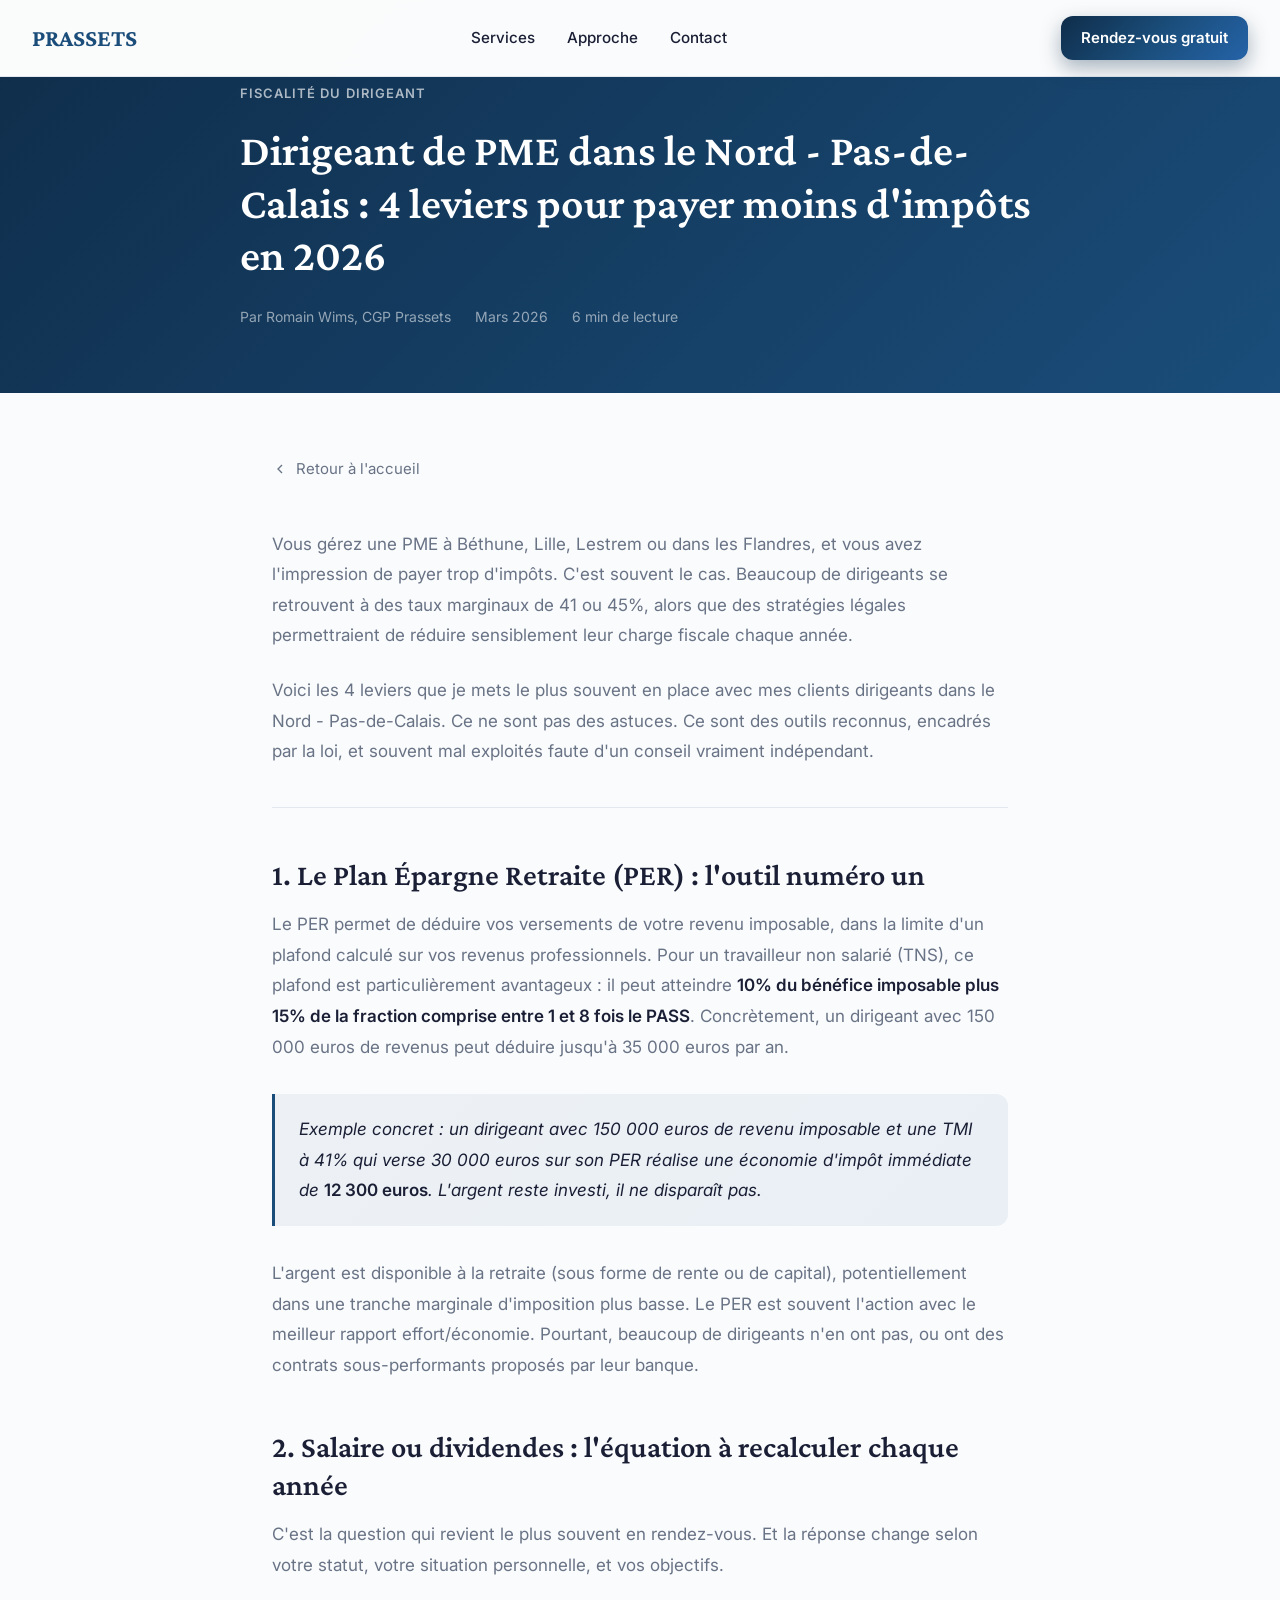
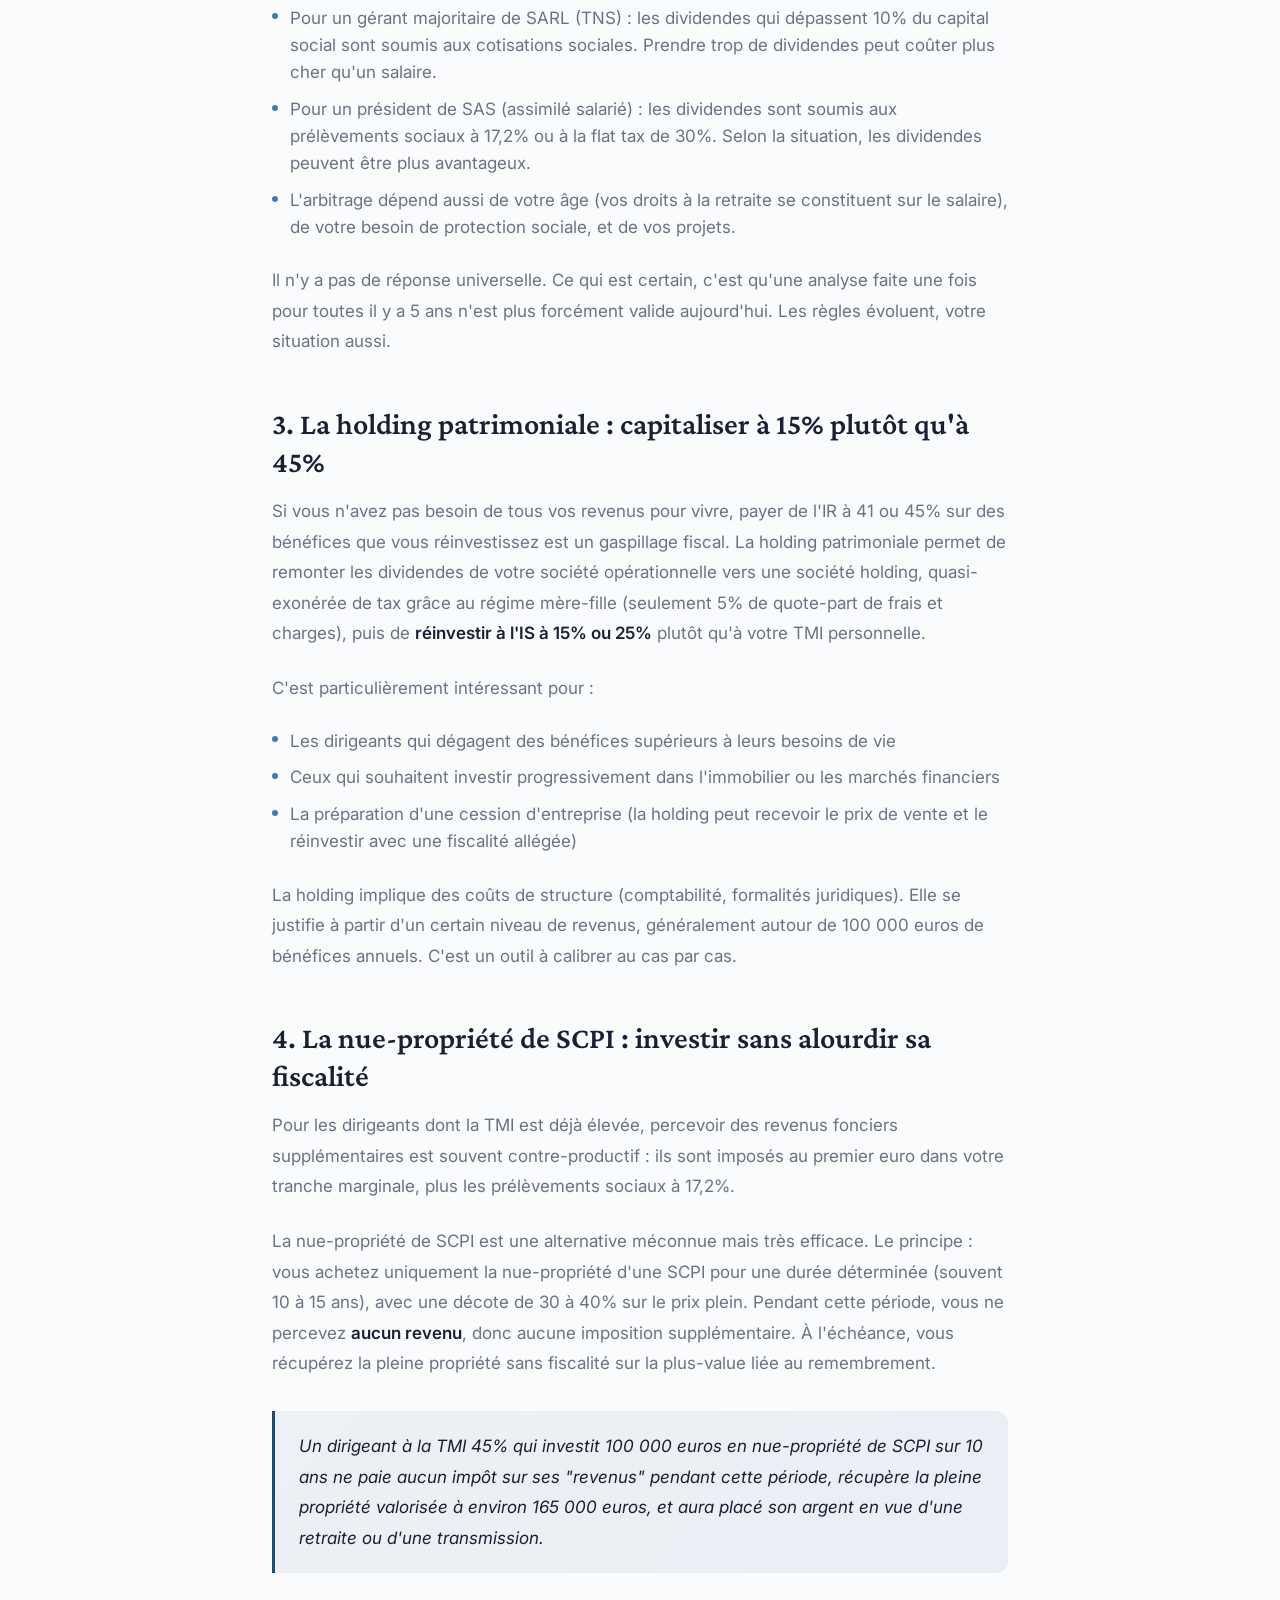
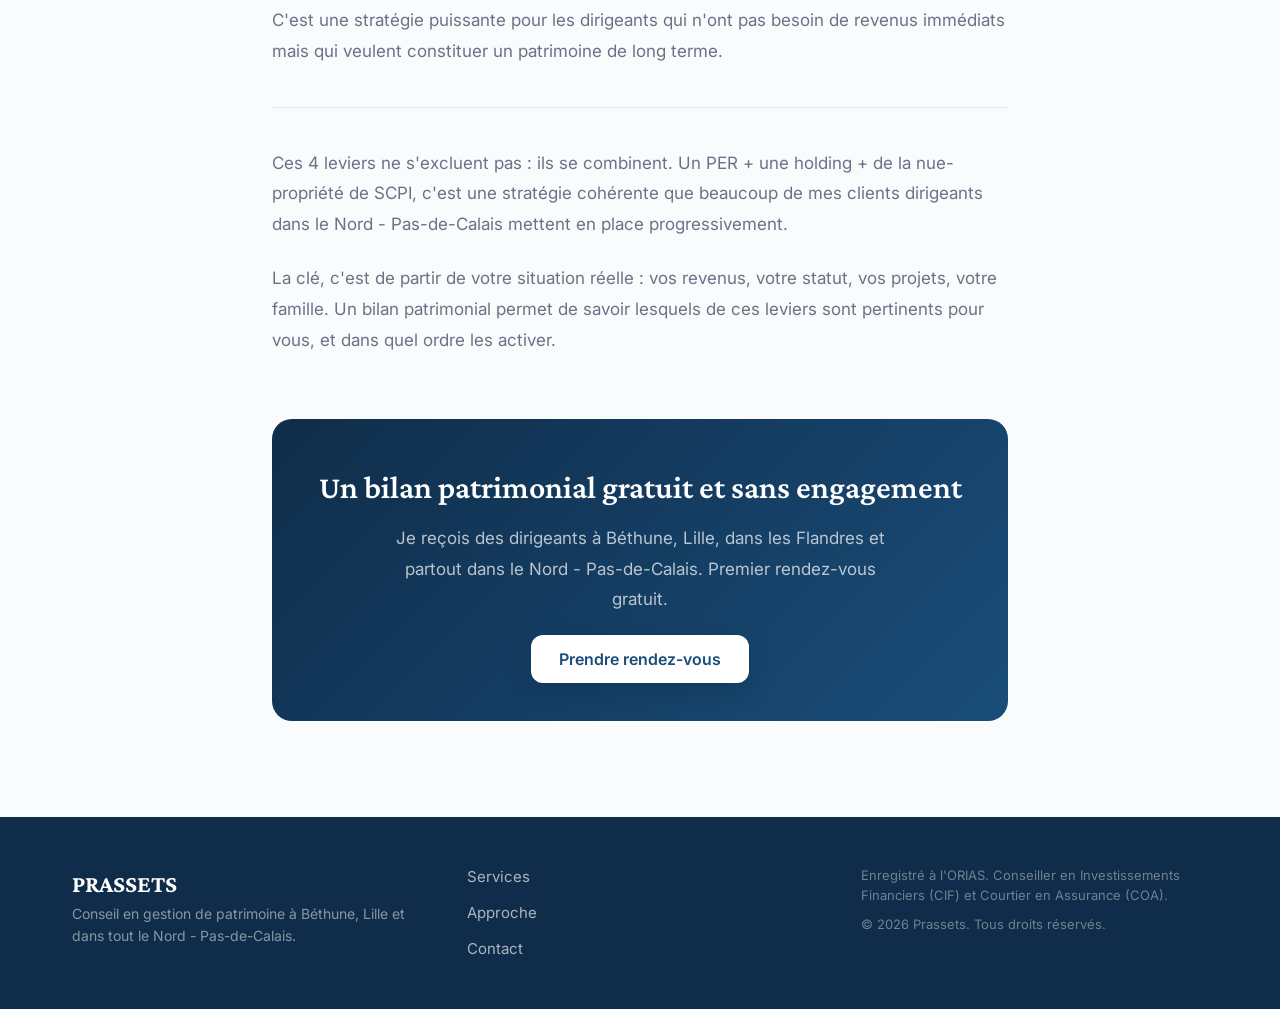
<file: articles/optimisation-fiscale-dirigeant.html>
<!DOCTYPE html>
<html lang="fr">
<head>
    <meta charset="UTF-8">
    <link rel="icon" type="image/png" sizes="32x32" href="../assets/images/favicon-32x32.png">
    <link rel="icon" type="image/png" sizes="16x16" href="../assets/images/favicon-16x16.png">
    <link rel="apple-touch-icon" sizes="180x180" href="../assets/images/apple-touch-icon.png">
    <meta name="viewport" content="width=device-width, initial-scale=1.0">

    <title>Optimisation fiscale dirigeant Nord - Pas-de-Calais : 4 leviers en 2026 | Prassets</title>
    <meta name="description" content="Dirigeant de PME dans le Nord - Pas-de-Calais ? Découvrez les 4 leviers concrets pour réduire légalement votre imposition en 2026 : PER, rémunération, holding, SCPI.">
    <meta name="author" content="Prassets">
    <meta name="robots" content="index, follow">
    <link rel="canonical" href="https://prassets.fr/articles/optimisation-fiscale-dirigeant.html">

    <meta property="og:type" content="article">
    <meta property="og:url" content="https://prassets.fr/articles/optimisation-fiscale-dirigeant.html">
    <meta property="og:title" content="4 leviers pour payer moins d'impôts quand on est dirigeant dans le Nord - Pas-de-Calais">
    <meta property="og:description" content="PER, holding, dividendes, SCPI en nue-propriété : les stratégies fiscales concrètes pour dirigeants de PME dans le Nord.">
    <meta property="og:locale" content="fr_FR">

    <script type="application/ld+json">
    {
        "@context": "https://schema.org",
        "@type": "Article",
        "headline": "Dirigeant de PME dans le Nord - Pas-de-Calais : 4 leviers pour payer moins d'impôts en 2026",
        "description": "PER, optimisation de la rémunération, holding patrimoniale, nue-propriété de SCPI : les stratégies fiscales concrètes pour dirigeants.",
        "author": {
            "@type": "Person",
            "name": "Romain Wims",
            "jobTitle": "Conseiller en Gestion de Patrimoine",
            "worksFor": {
                "@type": "Organization",
                "name": "Prassets",
                "url": "https://prassets.fr"
            }
        },
        "publisher": {
            "@type": "Organization",
            "name": "Prassets",
            "url": "https://prassets.fr"
        },
        "datePublished": "2026-03-01",
        "dateModified": "2026-03-01",
        "url": "https://prassets.fr/articles/optimisation-fiscale-dirigeant.html",
        "inLanguage": "fr-FR"
    }
    </script>

    <link rel="preconnect" href="https://fonts.googleapis.com">
    <link rel="preconnect" href="https://fonts.gstatic.com" crossorigin>
    <link href="https://fonts.googleapis.com/css2?family=Inter:wght@400;500;600&family=Crimson+Pro:wght@400;600;700&display=swap" rel="stylesheet">
    <link rel="stylesheet" href="../assets/css/style.css">

    <style>
        .article-hero {
            background: linear-gradient(135deg, #0f2d4a 0%, #1a4d7a 100%);
            padding: 5rem 2rem 4rem;
            color: white;
        }

        .article-hero-inner {
            max-width: 800px;
            margin: 0 auto;
        }

        .article-category {
            display: inline-block;
            font-size: 0.8125rem;
            font-weight: 600;
            text-transform: uppercase;
            letter-spacing: 0.08em;
            color: rgba(255,255,255,0.65);
            margin-bottom: 1.25rem;
        }

        .article-hero h1 {
            font-family: var(--font-display);
            font-size: clamp(1.75rem, 4vw, 2.75rem);
            font-weight: 600;
            line-height: 1.2;
            color: white;
            margin-bottom: 1.5rem;
        }

        .article-meta {
            display: flex;
            align-items: center;
            gap: 1.5rem;
            font-size: 0.875rem;
            color: rgba(255,255,255,0.55);
        }

        .article-meta span {
            display: flex;
            align-items: center;
            gap: 0.4rem;
        }

        .article-body {
            max-width: 800px;
            margin: 0 auto;
            padding: 4rem 2rem;
        }

        .article-body p {
            font-size: 1.0625rem;
            color: var(--color-text-secondary);
            line-height: 1.8;
            margin-bottom: 1.5rem;
        }

        .article-body h2 {
            font-family: var(--font-display);
            font-size: clamp(1.4rem, 3vw, 1.875rem);
            font-weight: 600;
            color: var(--color-text-primary);
            margin-top: 3rem;
            margin-bottom: 1rem;
            line-height: 1.25;
        }

        .article-body h3 {
            font-size: 1.125rem;
            font-weight: 600;
            color: var(--color-text-primary);
            margin-top: 2rem;
            margin-bottom: 0.75rem;
        }

        .article-body strong {
            color: var(--color-text-primary);
            font-weight: 600;
        }

        .article-body ul {
            list-style: none;
            margin: 1.25rem 0 1.5rem;
            display: flex;
            flex-direction: column;
            gap: 0.6rem;
        }

        .article-body ul li {
            display: flex;
            align-items: flex-start;
            gap: 0.75rem;
            font-size: 1.0625rem;
            color: var(--color-text-secondary);
            line-height: 1.6;
        }

        .article-body ul li::before {
            content: '';
            width: 6px;
            height: 6px;
            border-radius: 50%;
            background: var(--color-accent);
            margin-top: 0.55rem;
            flex-shrink: 0;
        }

        .article-highlight {
            background: linear-gradient(135deg, rgba(26, 77, 122, 0.06) 0%, rgba(37, 99, 168, 0.08) 100%);
            border-left: 3px solid var(--color-primary);
            border-radius: 0 12px 12px 0;
            padding: 1.25rem 1.5rem;
            margin: 2rem 0;
        }

        .article-highlight p {
            margin: 0;
            font-style: italic;
            color: var(--color-text-primary);
        }

        .article-highlight strong {
            font-style: normal;
        }

        .levier-number {
            display: inline-flex;
            align-items: center;
            justify-content: center;
            width: 2rem;
            height: 2rem;
            background: linear-gradient(135deg, #0f2d4a, #2563a8);
            color: white;
            border-radius: 50%;
            font-size: 0.875rem;
            font-weight: 700;
            margin-right: 0.75rem;
            vertical-align: middle;
            flex-shrink: 0;
        }

        .levier-header {
            display: flex;
            align-items: center;
            gap: 0;
        }

        .article-cta {
            background: linear-gradient(135deg, #0f2d4a 0%, #1a4d7a 100%);
            border-radius: 20px;
            padding: 3rem 2.5rem;
            text-align: center;
            margin: 4rem 0 2rem;
        }

        .article-cta h2 {
            font-family: var(--font-display);
            font-size: clamp(1.5rem, 3vw, 2rem);
            font-weight: 600;
            color: white;
            margin-bottom: 1rem;
            margin-top: 0;
        }

        .article-cta p {
            color: rgba(255,255,255,0.7);
            margin-bottom: 2rem;
            max-width: 500px;
            margin-left: auto;
            margin-right: auto;
        }

        .article-cta .btn-primary {
            background: white;
            color: var(--color-primary);
            font-weight: 600;
        }

        .article-cta .btn-primary:hover {
            background: rgba(255,255,255,0.9);
        }

        .back-link {
            display: inline-flex;
            align-items: center;
            gap: 0.5rem;
            color: var(--color-text-secondary);
            text-decoration: none;
            font-size: 0.9375rem;
            margin-bottom: 3rem;
            transition: color 0.2s;
        }

        .back-link:hover {
            color: var(--color-primary);
        }

        .article-divider {
            border: none;
            border-top: 1px solid var(--color-border);
            margin: 2.5rem 0;
        }
    </style>
</head>
<body>
    <!-- Navigation -->
    <nav class="navbar">
        <a href="../index.html" class="logo-text" style="text-decoration:none">PRASSETS</a>
        <ul class="nav-links">
            <li><a href="../index.html#services">Services</a></li>
            <li><a href="../index.html#approche">Approche</a></li>
            <li><a href="../index.html#contact">Contact</a></li>
        </ul>
        <a href="../index.html#contact" class="btn-primary" style="padding: 0.625rem 1.25rem; font-size: 0.9375rem;">Rendez-vous gratuit</a>
    </nav>

    <!-- Hero Article -->
    <header class="article-hero">
        <div class="article-hero-inner">
            <span class="article-category">Fiscalité du dirigeant</span>
            <h1>Dirigeant de PME dans le Nord&nbsp;- Pas-de-Calais : 4 leviers pour payer moins d'impôts en 2026</h1>
            <div class="article-meta">
                <span>Par Romain Wims, CGP Prassets</span>
                <span>Mars 2026</span>
                <span>6 min de lecture</span>
            </div>
        </div>
    </header>

    <!-- Corps de l'article -->
    <main class="article-body">

        <a href="../index.html" class="back-link">
            <svg xmlns="http://www.w3.org/2000/svg" width="16" height="16" viewBox="0 0 24 24" fill="none" stroke="currentColor" stroke-width="2"><polyline points="15 18 9 12 15 6"></polyline></svg>
            Retour à l'accueil
        </a>

        <p>Vous gérez une PME à Béthune, Lille, Lestrem ou dans les Flandres, et vous avez l'impression de payer trop d'impôts. C'est souvent le cas. Beaucoup de dirigeants se retrouvent à des taux marginaux de 41 ou 45%, alors que des stratégies légales permettraient de réduire sensiblement leur charge fiscale chaque année.</p>

        <p>Voici les 4 leviers que je mets le plus souvent en place avec mes clients dirigeants dans le Nord - Pas-de-Calais. Ce ne sont pas des astuces. Ce sont des outils reconnus, encadrés par la loi, et souvent mal exploités faute d'un conseil vraiment indépendant.</p>

        <hr class="article-divider">

        <h2>1. Le Plan Épargne Retraite (PER) : l'outil numéro un</h2>

        <p>Le PER permet de déduire vos versements de votre revenu imposable, dans la limite d'un plafond calculé sur vos revenus professionnels. Pour un travailleur non salarié (TNS), ce plafond est particulièrement avantageux : il peut atteindre <strong>10% du bénéfice imposable plus 15% de la fraction comprise entre 1 et 8 fois le PASS</strong>. Concrètement, un dirigeant avec 150 000 euros de revenus peut déduire jusqu'à 35 000 euros par an.</p>

        <div class="article-highlight">
            <p>Exemple concret : un dirigeant avec 150 000 euros de revenu imposable et une TMI à 41% qui verse 30 000 euros sur son PER réalise une économie d'impôt immédiate de <strong>12 300 euros</strong>. L'argent reste investi, il ne disparaît pas.</p>
        </div>

        <p>L'argent est disponible à la retraite (sous forme de rente ou de capital), potentiellement dans une tranche marginale d'imposition plus basse. Le PER est souvent l'action avec le meilleur rapport effort/économie. Pourtant, beaucoup de dirigeants n'en ont pas, ou ont des contrats sous-performants proposés par leur banque.</p>

        <h2>2. Salaire ou dividendes : l'équation à recalculer chaque année</h2>

        <p>C'est la question qui revient le plus souvent en rendez-vous. Et la réponse change selon votre statut, votre situation personnelle, et vos objectifs.</p>

        <ul>
            <li>Pour un gérant majoritaire de SARL (TNS) : les dividendes qui dépassent 10% du capital social sont soumis aux cotisations sociales. Prendre trop de dividendes peut coûter plus cher qu'un salaire.</li>
            <li>Pour un président de SAS (assimilé salarié) : les dividendes sont soumis aux prélèvements sociaux à 17,2% ou à la flat tax de 30%. Selon la situation, les dividendes peuvent être plus avantageux.</li>
            <li>L'arbitrage dépend aussi de votre âge (vos droits à la retraite se constituent sur le salaire), de votre besoin de protection sociale, et de vos projets.</li>
        </ul>

        <p>Il n'y a pas de réponse universelle. Ce qui est certain, c'est qu'une analyse faite une fois pour toutes il y a 5 ans n'est plus forcément valide aujourd'hui. Les règles évoluent, votre situation aussi.</p>

        <h2>3. La holding patrimoniale : capitaliser à 15% plutôt qu'à 45%</h2>

        <p>Si vous n'avez pas besoin de tous vos revenus pour vivre, payer de l'IR à 41 ou 45% sur des bénéfices que vous réinvestissez est un gaspillage fiscal. La holding patrimoniale permet de remonter les dividendes de votre société opérationnelle vers une société holding, quasi-exonérée de tax grâce au régime mère-fille (seulement 5% de quote-part de frais et charges), puis de <strong>réinvestir à l'IS à 15% ou 25%</strong> plutôt qu'à votre TMI personnelle.</p>

        <p>C'est particulièrement intéressant pour :</p>
        <ul>
            <li>Les dirigeants qui dégagent des bénéfices supérieurs à leurs besoins de vie</li>
            <li>Ceux qui souhaitent investir progressivement dans l'immobilier ou les marchés financiers</li>
            <li>La préparation d'une cession d'entreprise (la holding peut recevoir le prix de vente et le réinvestir avec une fiscalité allégée)</li>
        </ul>

        <p>La holding implique des coûts de structure (comptabilité, formalités juridiques). Elle se justifie à partir d'un certain niveau de revenus, généralement autour de 100 000 euros de bénéfices annuels. C'est un outil à calibrer au cas par cas.</p>

        <h2>4. La nue-propriété de SCPI : investir sans alourdir sa fiscalité</h2>

        <p>Pour les dirigeants dont la TMI est déjà élevée, percevoir des revenus fonciers supplémentaires est souvent contre-productif : ils sont imposés au premier euro dans votre tranche marginale, plus les prélèvements sociaux à 17,2%.</p>

        <p>La nue-propriété de SCPI est une alternative méconnue mais très efficace. Le principe : vous achetez uniquement la nue-propriété d'une SCPI pour une durée déterminée (souvent 10 à 15 ans), avec une décote de 30 à 40% sur le prix plein. Pendant cette période, vous ne percevez <strong>aucun revenu</strong>, donc aucune imposition supplémentaire. À l'échéance, vous récupérez la pleine propriété sans fiscalité sur la plus-value liée au remembrement.</p>

        <div class="article-highlight">
            <p>Un dirigeant à la TMI 45% qui investit 100 000 euros en nue-propriété de SCPI sur 10 ans ne paie aucun impôt sur ses "revenus" pendant cette période, récupère la pleine propriété valorisée à environ 165 000 euros, et aura placé son argent en vue d'une retraite ou d'une transmission.</p>
        </div>

        <p>C'est une stratégie puissante pour les dirigeants qui n'ont pas besoin de revenus immédiats mais qui veulent constituer un patrimoine de long terme.</p>

        <hr class="article-divider">

        <p>Ces 4 leviers ne s'excluent pas : ils se combinent. Un PER + une holding + de la nue-propriété de SCPI, c'est une stratégie cohérente que beaucoup de mes clients dirigeants dans le Nord - Pas-de-Calais mettent en place progressivement.</p>

        <p>La clé, c'est de partir de votre situation réelle : vos revenus, votre statut, vos projets, votre famille. Un bilan patrimonial permet de savoir lesquels de ces leviers sont pertinents pour vous, et dans quel ordre les activer.</p>

        <!-- CTA -->
        <div class="article-cta">
            <h2>Un bilan patrimonial gratuit et sans engagement</h2>
            <p>Je reçois des dirigeants à Béthune, Lille, dans les Flandres et partout dans le Nord - Pas-de-Calais. Premier rendez-vous gratuit.</p>
            <a href="../index.html#contact" class="btn-primary">
                <span>Prendre rendez-vous</span>
            </a>
        </div>

    </main>

    <!-- Footer -->
    <footer class="footer">
        <div class="container">
            <div class="footer-inner">
                <div class="footer-brand">
                    <a href="../index.html" class="logo-text" style="text-decoration:none; color:white;">PRASSETS</a>
                    <p>Conseil en gestion de patrimoine à Béthune, Lille et dans tout le Nord - Pas-de-Calais.</p>
                </div>
                <div class="footer-links">
                    <a href="../index.html#services">Services</a>
                    <a href="../index.html#approche">Approche</a>
                    <a href="../index.html#contact">Contact</a>
                </div>
                <div class="footer-legal">
                    <p>Enregistré à l'ORIAS. Conseiller en Investissements Financiers (CIF) et Courtier en Assurance (COA).</p>
                    <p>&copy; 2026 Prassets. Tous droits réservés.</p>
                </div>
            </div>
        </div>
    </footer>
</body>
</html>
</file>
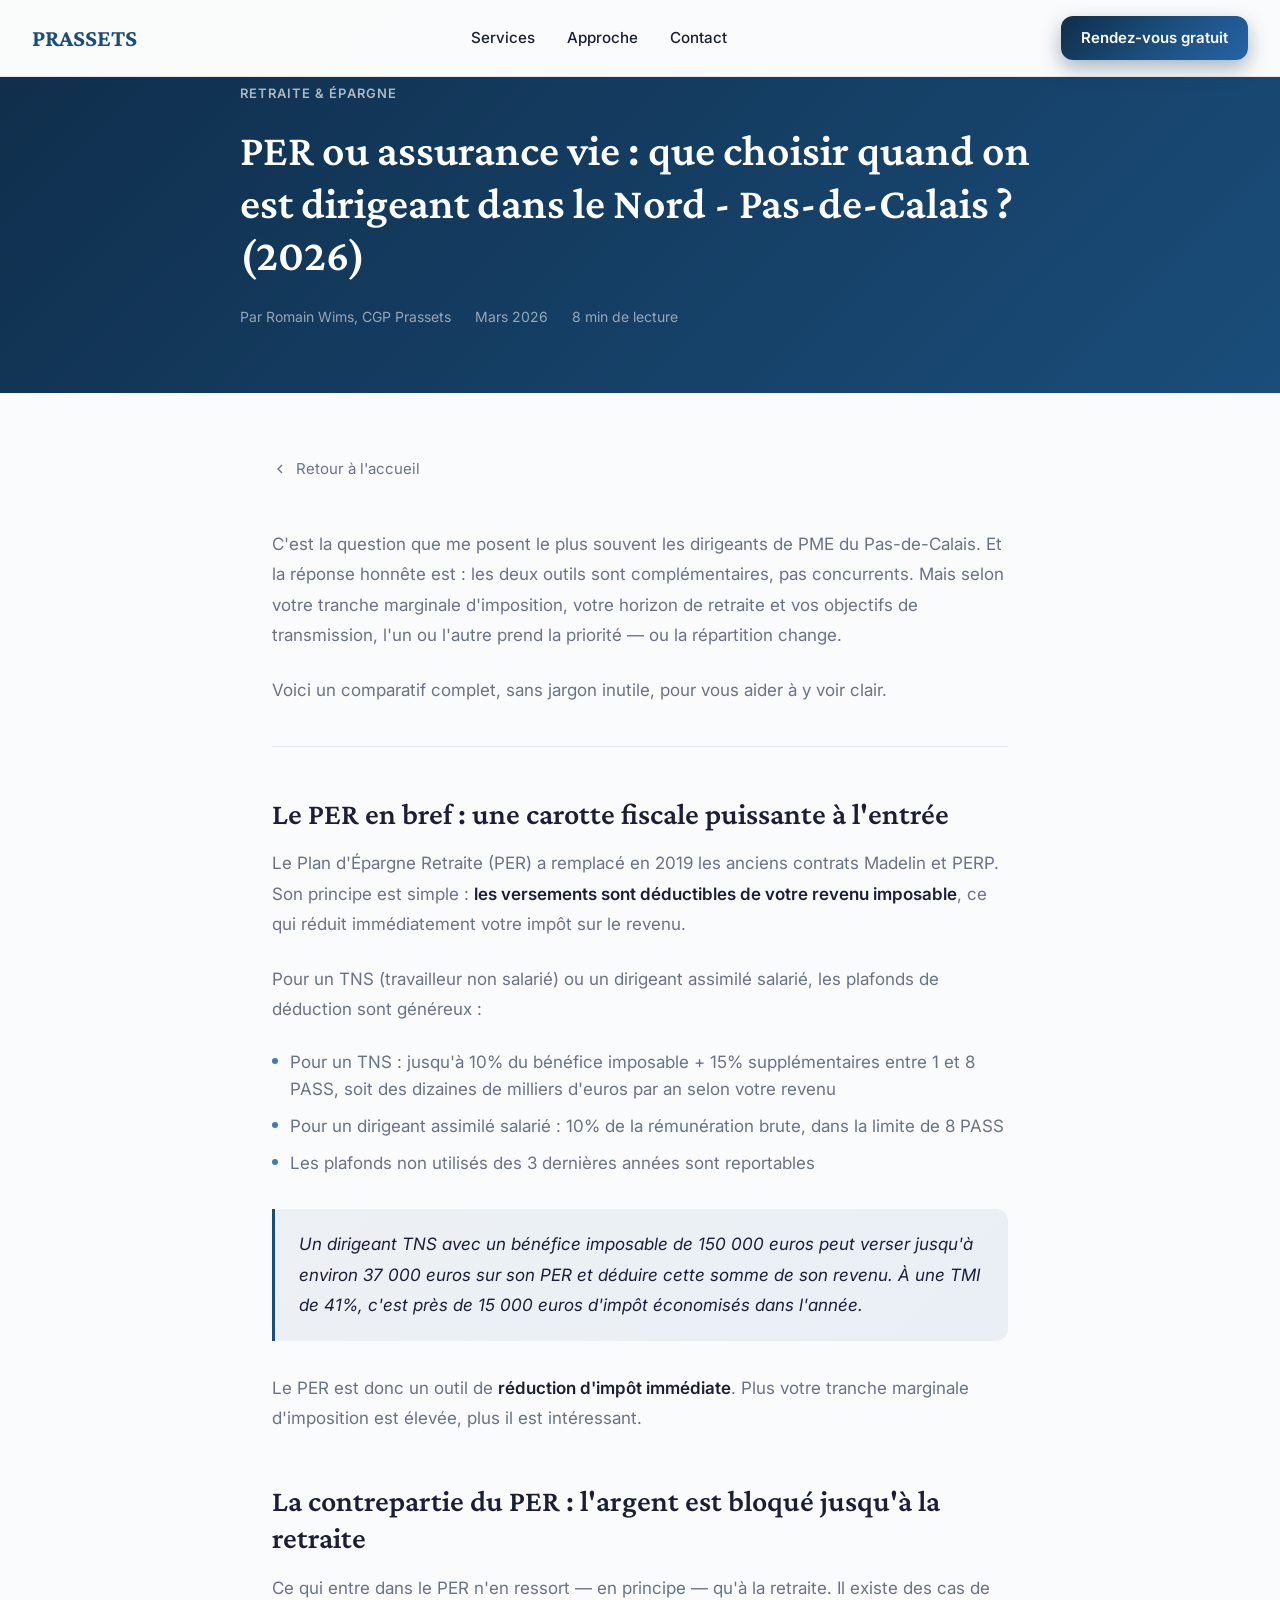
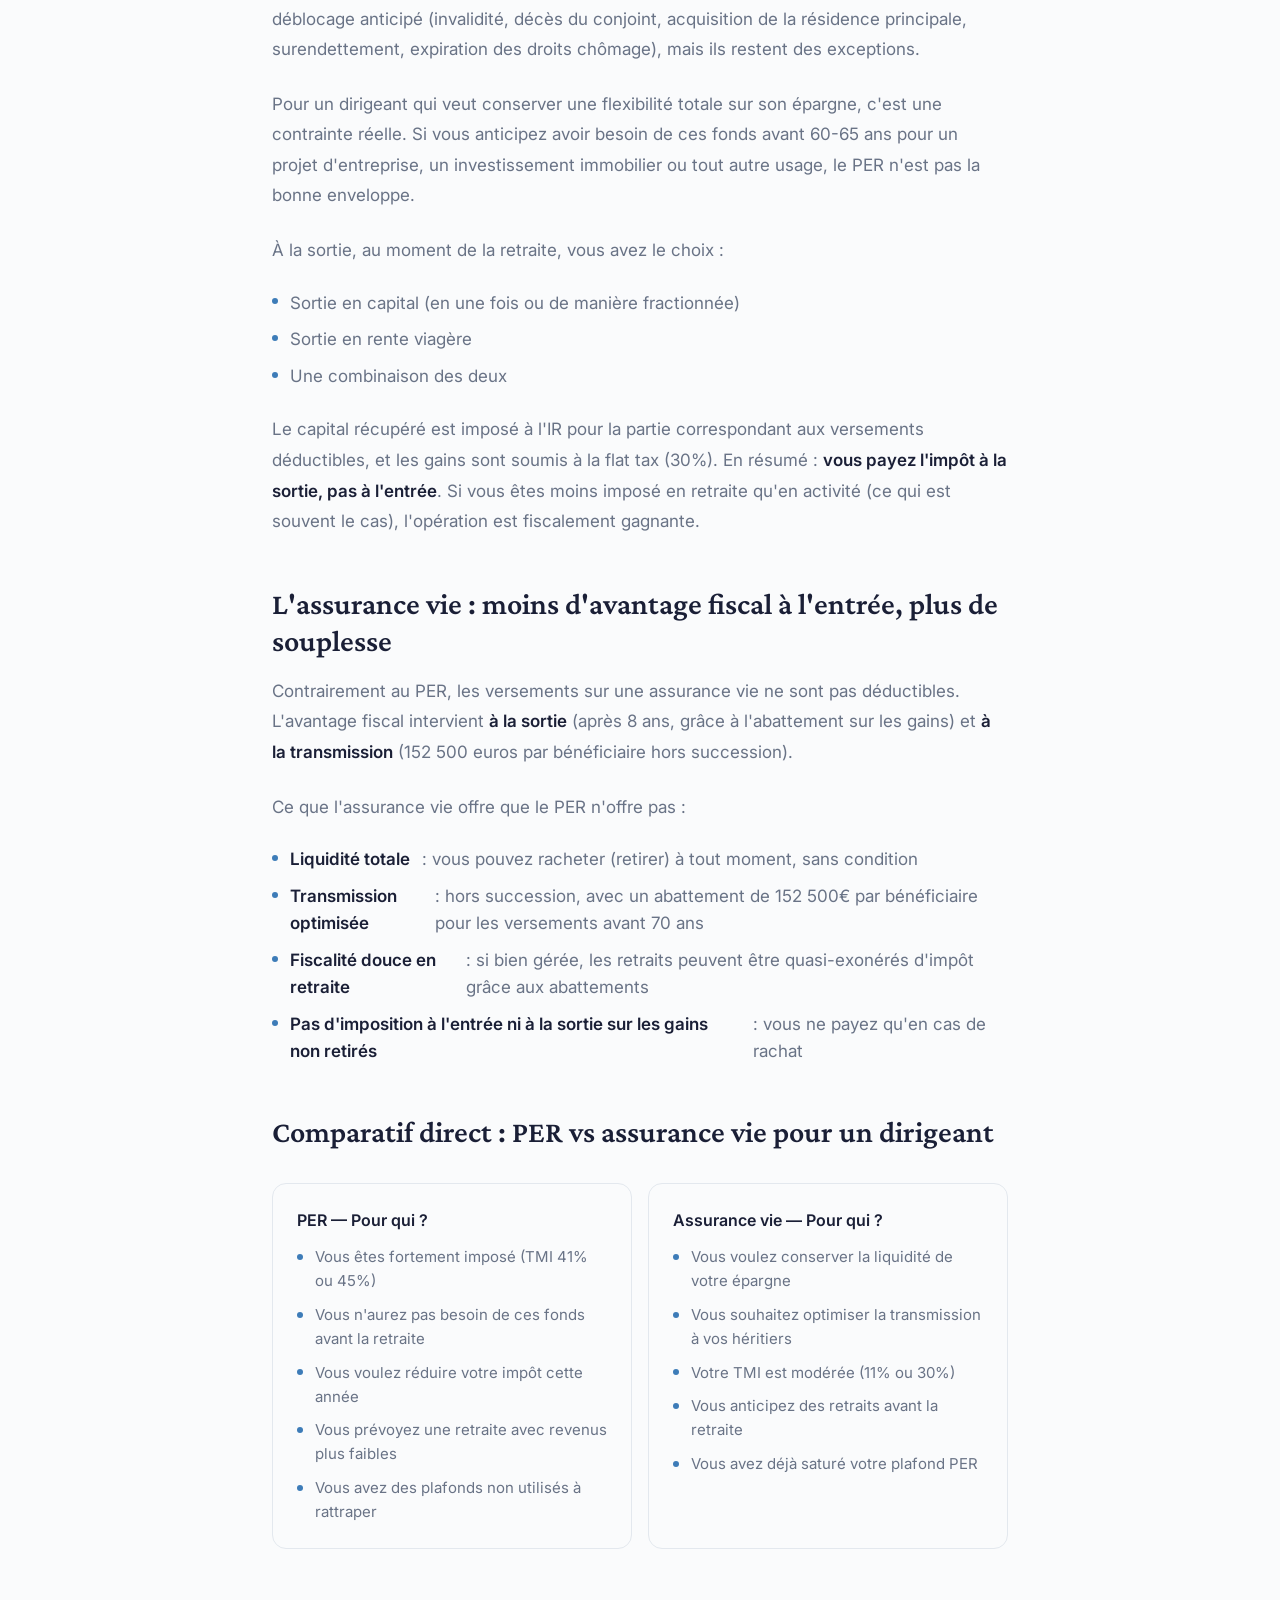
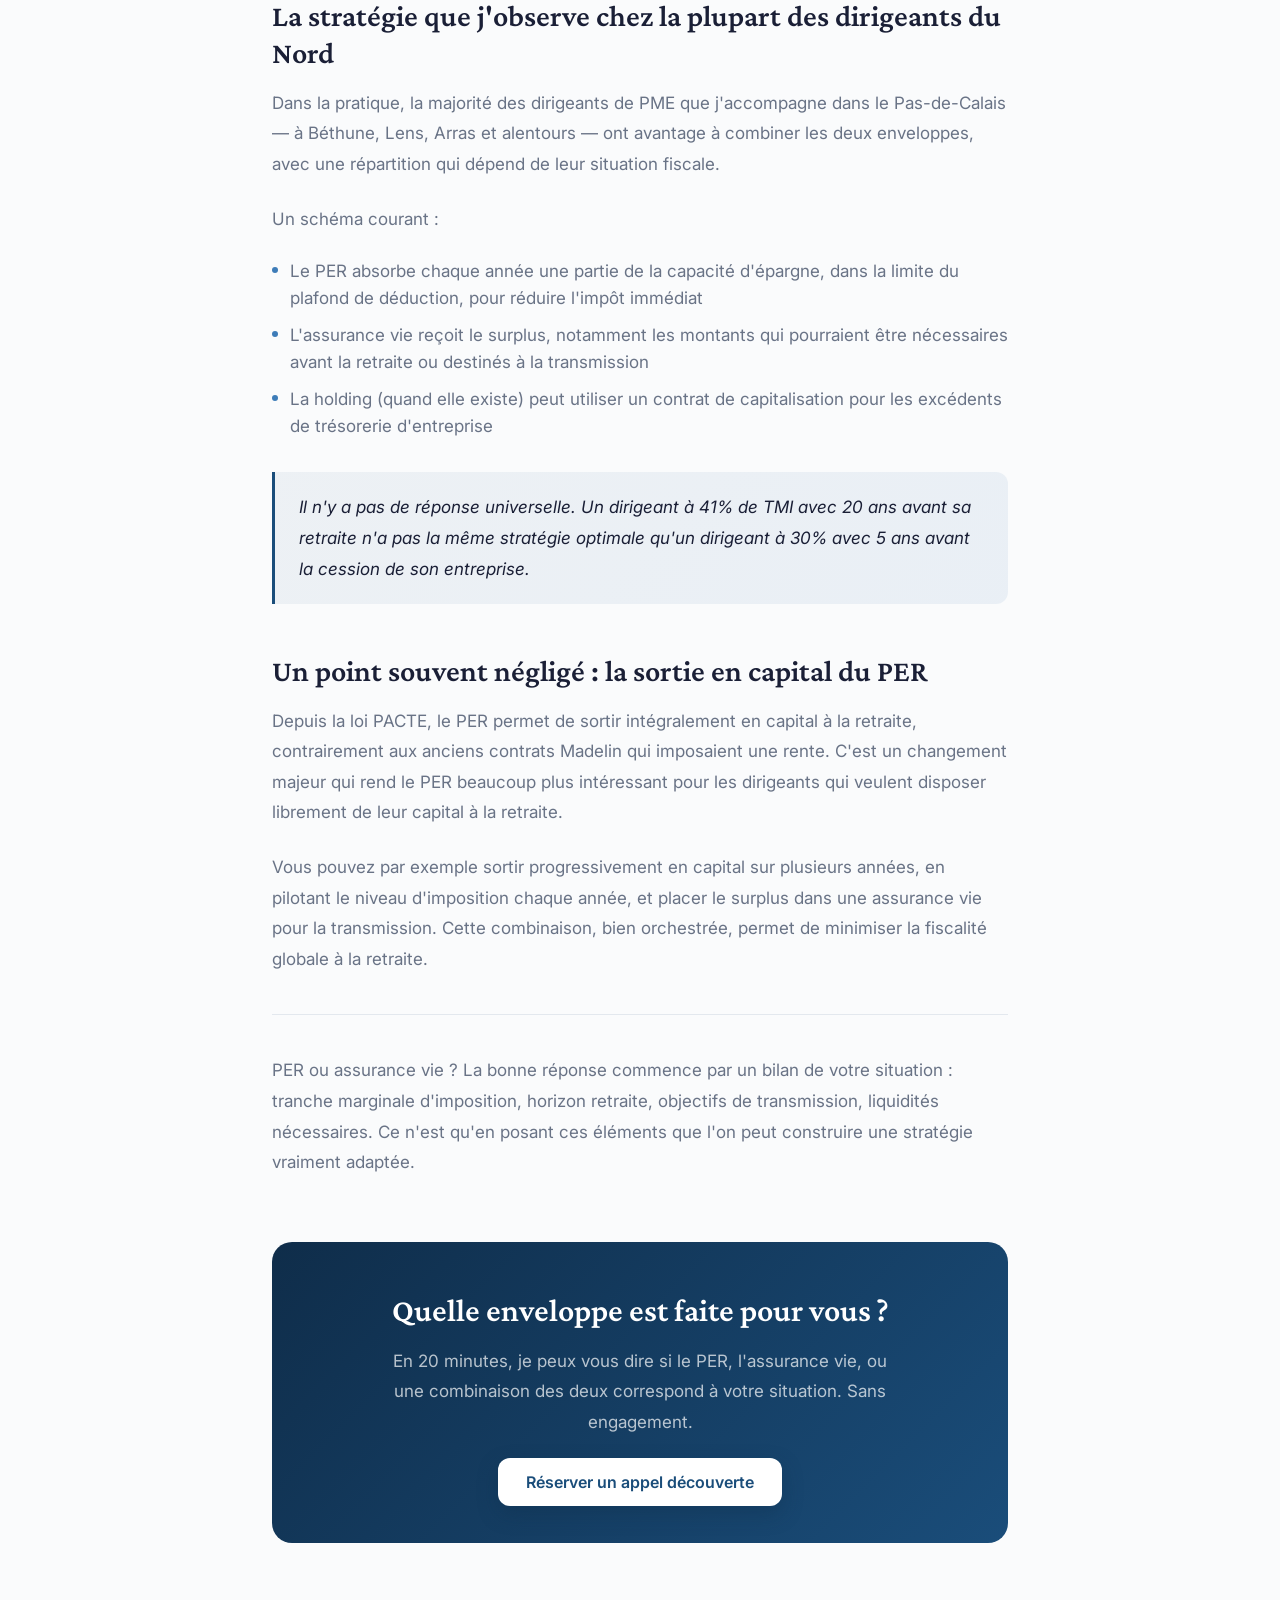
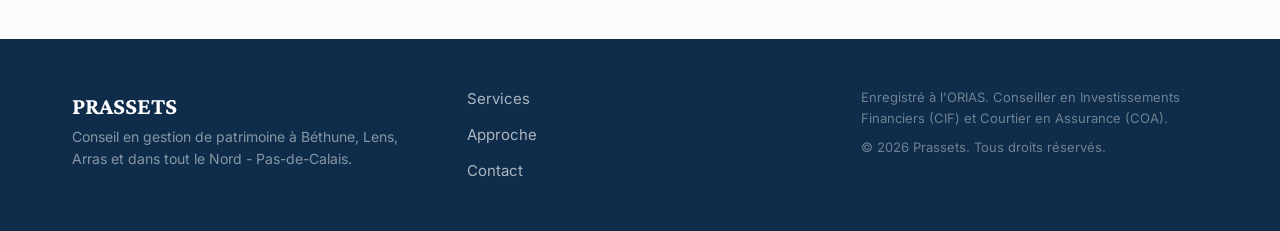
<file: articles/per-retraite-dirigeant.html>
<!DOCTYPE html>
<html lang="fr">
<head>
    <meta charset="UTF-8">
    <link rel="icon" type="image/png" sizes="32x32" href="../assets/images/favicon-32x32.png">
    <link rel="icon" type="image/png" sizes="16x16" href="../assets/images/favicon-16x16.png">
    <link rel="apple-touch-icon" sizes="180x180" href="../assets/images/apple-touch-icon.png">
    <meta name="viewport" content="width=device-width, initial-scale=1.0">

    <title>PER ou assurance vie : que choisir quand on est dirigeant dans le Nord ? (2026) | Prassets</title>
    <meta name="description" content="PER ou assurance vie pour un dirigeant dans le Nord - Pas-de-Calais ? Comparatif complet : déduction fiscale, souplesse, transmission. Ce qui change selon votre situation.">
    <meta name="author" content="Prassets">
    <meta name="robots" content="index, follow">
    <link rel="canonical" href="https://prassets.fr/articles/per-retraite-dirigeant.html">

    <meta property="og:type" content="article">
    <meta property="og:url" content="https://prassets.fr/articles/per-retraite-dirigeant.html">
    <meta property="og:title" content="PER ou assurance vie pour un dirigeant dans le Nord : le comparatif complet (2026)">
    <meta property="og:description" content="Déduction fiscale, souplesse de sortie, transmission : tout ce qui différencie le PER de l'assurance vie pour un dirigeant de PME.">
    <meta property="og:locale" content="fr_FR">

    <script type="application/ld+json">
    {
        "@context": "https://schema.org",
        "@type": "Article",
        "headline": "PER ou assurance vie : que choisir quand on est dirigeant dans le Nord - Pas-de-Calais ? (2026)",
        "description": "Comparatif complet PER vs assurance vie pour les dirigeants : fiscalité à l'entrée, souplesse de sortie, transmission patrimoniale.",
        "author": {
            "@type": "Person",
            "name": "Romain Wims",
            "jobTitle": "Conseiller en Gestion de Patrimoine",
            "worksFor": {
                "@type": "Organization",
                "name": "Prassets",
                "url": "https://prassets.fr"
            }
        },
        "publisher": {
            "@type": "Organization",
            "name": "Prassets",
            "url": "https://prassets.fr"
        },
        "datePublished": "2026-03-06",
        "dateModified": "2026-03-06",
        "url": "https://prassets.fr/articles/per-retraite-dirigeant.html",
        "inLanguage": "fr-FR"
    }
    </script>

    <link rel="preconnect" href="https://fonts.googleapis.com">
    <link rel="preconnect" href="https://fonts.gstatic.com" crossorigin>
    <link href="https://fonts.googleapis.com/css2?family=Inter:wght@400;500;600&family=Crimson+Pro:wght@400;600;700&display=swap" rel="stylesheet" media="print" onload="this.media='all'">
    <noscript><link href="https://fonts.googleapis.com/css2?family=Inter:wght@400;500;600&family=Crimson+Pro:wght@400;600;700&display=swap" rel="stylesheet"></noscript>
    <link rel="stylesheet" href="../assets/css/style.css">

    <style>
        .article-hero {
            background: linear-gradient(135deg, #0f2d4a 0%, #1a4d7a 100%);
            padding: 5rem 2rem 4rem;
            color: white;
        }

        .article-hero-inner {
            max-width: 800px;
            margin: 0 auto;
        }

        .article-category {
            display: inline-block;
            font-size: 0.8125rem;
            font-weight: 600;
            text-transform: uppercase;
            letter-spacing: 0.08em;
            color: rgba(255,255,255,0.65);
            margin-bottom: 1.25rem;
        }

        .article-hero h1 {
            font-family: var(--font-display);
            font-size: clamp(1.75rem, 4vw, 2.75rem);
            font-weight: 600;
            line-height: 1.2;
            color: white;
            margin-bottom: 1.5rem;
        }

        .article-meta {
            display: flex;
            align-items: center;
            gap: 1.5rem;
            font-size: 0.875rem;
            color: rgba(255,255,255,0.55);
        }

        .article-body {
            max-width: 800px;
            margin: 0 auto;
            padding: 4rem 2rem;
        }

        .article-body p {
            font-size: 1.0625rem;
            color: var(--color-text-secondary);
            line-height: 1.8;
            margin-bottom: 1.5rem;
        }

        .article-body h2 {
            font-family: var(--font-display);
            font-size: clamp(1.4rem, 3vw, 1.875rem);
            font-weight: 600;
            color: var(--color-text-primary);
            margin-top: 3rem;
            margin-bottom: 1rem;
            line-height: 1.25;
        }

        .article-body strong {
            color: var(--color-text-primary);
            font-weight: 600;
        }

        .article-body ul {
            list-style: none;
            margin: 1.25rem 0 1.5rem;
            display: flex;
            flex-direction: column;
            gap: 0.6rem;
        }

        .article-body ul li {
            display: flex;
            align-items: flex-start;
            gap: 0.75rem;
            font-size: 1.0625rem;
            color: var(--color-text-secondary);
            line-height: 1.6;
        }

        .article-body ul li::before {
            content: '';
            width: 6px;
            height: 6px;
            border-radius: 50%;
            background: var(--color-accent);
            margin-top: 0.55rem;
            flex-shrink: 0;
        }

        .article-highlight {
            background: linear-gradient(135deg, rgba(26, 77, 122, 0.06) 0%, rgba(37, 99, 168, 0.08) 100%);
            border-left: 3px solid var(--color-primary);
            border-radius: 0 12px 12px 0;
            padding: 1.25rem 1.5rem;
            margin: 2rem 0;
        }

        .article-highlight p {
            margin: 0;
            font-style: italic;
            color: var(--color-text-primary);
        }

        .comparison-grid {
            display: grid;
            grid-template-columns: 1fr 1fr;
            gap: 1rem;
            margin: 2rem 0;
        }

        .comparison-card {
            background: var(--color-background);
            border: 1px solid var(--color-border);
            border-radius: 14px;
            padding: 1.5rem;
        }

        .comparison-card h3 {
            font-size: 1rem;
            font-weight: 600;
            color: var(--color-text-primary);
            margin-bottom: 0.75rem;
        }

        .comparison-card ul {
            margin: 0;
        }

        .comparison-card ul li {
            font-size: 0.9375rem;
        }

        @media (max-width: 600px) {
            .comparison-grid {
                grid-template-columns: 1fr;
            }
        }

        .article-cta {
            background: linear-gradient(135deg, #0f2d4a 0%, #1a4d7a 100%);
            border-radius: 20px;
            padding: 3rem 2.5rem;
            text-align: center;
            margin: 4rem 0 2rem;
        }

        .article-cta h2 {
            font-family: var(--font-display);
            font-size: clamp(1.5rem, 3vw, 2rem);
            font-weight: 600;
            color: white;
            margin-bottom: 1rem;
            margin-top: 0;
        }

        .article-cta p {
            color: rgba(255,255,255,0.7);
            margin-bottom: 2rem;
            max-width: 500px;
            margin-left: auto;
            margin-right: auto;
        }

        .article-cta .btn-primary {
            background: white;
            color: var(--color-primary);
            font-weight: 600;
        }

        .back-link {
            display: inline-flex;
            align-items: center;
            gap: 0.5rem;
            color: var(--color-text-secondary);
            text-decoration: none;
            font-size: 0.9375rem;
            margin-bottom: 3rem;
            transition: color 0.2s;
        }

        .back-link:hover {
            color: var(--color-primary);
        }

        .article-divider {
            border: none;
            border-top: 1px solid var(--color-border);
            margin: 2.5rem 0;
        }
    </style>
</head>
<body>
    <!-- Navigation -->
    <nav class="navbar">
        <a href="../index.html" class="logo-text" style="text-decoration:none">PRASSETS</a>
        <ul class="nav-links">
            <li><a href="../index.html#services">Services</a></li>
            <li><a href="../index.html#approche">Approche</a></li>
            <li><a href="../index.html#contact">Contact</a></li>
        </ul>
        <a href="../index.html#contact" class="btn-primary" style="padding: 0.625rem 1.25rem; font-size: 0.9375rem;">Rendez-vous gratuit</a>
    </nav>

    <!-- Hero Article -->
    <header class="article-hero">
        <div class="article-hero-inner">
            <span class="article-category">Retraite & Épargne</span>
            <h1>PER ou assurance vie : que choisir quand on est dirigeant dans le Nord - Pas-de-Calais ? (2026)</h1>
            <div class="article-meta">
                <span>Par Romain Wims, CGP Prassets</span>
                <span>Mars 2026</span>
                <span>8 min de lecture</span>
            </div>
        </div>
    </header>

    <!-- Corps de l'article -->
    <main class="article-body">

        <a href="../index.html" class="back-link">
            <svg xmlns="http://www.w3.org/2000/svg" width="16" height="16" viewBox="0 0 24 24" fill="none" stroke="currentColor" stroke-width="2"><polyline points="15 18 9 12 15 6"></polyline></svg>
            Retour à l'accueil
        </a>

        <p>C'est la question que me posent le plus souvent les dirigeants de PME du Pas-de-Calais. Et la réponse honnête est : les deux outils sont complémentaires, pas concurrents. Mais selon votre tranche marginale d'imposition, votre horizon de retraite et vos objectifs de transmission, l'un ou l'autre prend la priorité — ou la répartition change.</p>

        <p>Voici un comparatif complet, sans jargon inutile, pour vous aider à y voir clair.</p>

        <hr class="article-divider">

        <h2>Le PER en bref : une carotte fiscale puissante à l'entrée</h2>

        <p>Le Plan d'Épargne Retraite (PER) a remplacé en 2019 les anciens contrats Madelin et PERP. Son principe est simple : <strong>les versements sont déductibles de votre revenu imposable</strong>, ce qui réduit immédiatement votre impôt sur le revenu.</p>

        <p>Pour un TNS (travailleur non salarié) ou un dirigeant assimilé salarié, les plafonds de déduction sont généreux :</p>

        <ul>
            <li>Pour un TNS : jusqu'à 10% du bénéfice imposable + 15% supplémentaires entre 1 et 8 PASS, soit des dizaines de milliers d'euros par an selon votre revenu</li>
            <li>Pour un dirigeant assimilé salarié : 10% de la rémunération brute, dans la limite de 8 PASS</li>
            <li>Les plafonds non utilisés des 3 dernières années sont reportables</li>
        </ul>

        <div class="article-highlight">
            <p>Un dirigeant TNS avec un bénéfice imposable de 150 000 euros peut verser jusqu'à environ 37 000 euros sur son PER et déduire cette somme de son revenu. À une TMI de 41%, c'est près de 15 000 euros d'impôt économisés dans l'année.</p>
        </div>

        <p>Le PER est donc un outil de <strong>réduction d'impôt immédiate</strong>. Plus votre tranche marginale d'imposition est élevée, plus il est intéressant.</p>

        <h2>La contrepartie du PER : l'argent est bloqué jusqu'à la retraite</h2>

        <p>Ce qui entre dans le PER n'en ressort — en principe — qu'à la retraite. Il existe des cas de déblocage anticipé (invalidité, décès du conjoint, acquisition de la résidence principale, surendettement, expiration des droits chômage), mais ils restent des exceptions.</p>

        <p>Pour un dirigeant qui veut conserver une flexibilité totale sur son épargne, c'est une contrainte réelle. Si vous anticipez avoir besoin de ces fonds avant 60-65 ans pour un projet d'entreprise, un investissement immobilier ou tout autre usage, le PER n'est pas la bonne enveloppe.</p>

        <p>À la sortie, au moment de la retraite, vous avez le choix :</p>
        <ul>
            <li>Sortie en capital (en une fois ou de manière fractionnée)</li>
            <li>Sortie en rente viagère</li>
            <li>Une combinaison des deux</li>
        </ul>

        <p>Le capital récupéré est imposé à l'IR pour la partie correspondant aux versements déductibles, et les gains sont soumis à la flat tax (30%). En résumé : <strong>vous payez l'impôt à la sortie, pas à l'entrée</strong>. Si vous êtes moins imposé en retraite qu'en activité (ce qui est souvent le cas), l'opération est fiscalement gagnante.</p>

        <h2>L'assurance vie : moins d'avantage fiscal à l'entrée, plus de souplesse</h2>

        <p>Contrairement au PER, les versements sur une assurance vie ne sont pas déductibles. L'avantage fiscal intervient <strong>à la sortie</strong> (après 8 ans, grâce à l'abattement sur les gains) et <strong>à la transmission</strong> (152 500 euros par bénéficiaire hors succession).</p>

        <p>Ce que l'assurance vie offre que le PER n'offre pas :</p>

        <ul>
            <li><strong>Liquidité totale</strong> : vous pouvez racheter (retirer) à tout moment, sans condition</li>
            <li><strong>Transmission optimisée</strong> : hors succession, avec un abattement de 152 500€ par bénéficiaire pour les versements avant 70 ans</li>
            <li><strong>Fiscalité douce en retraite</strong> : si bien gérée, les retraits peuvent être quasi-exonérés d'impôt grâce aux abattements</li>
            <li><strong>Pas d'imposition à l'entrée ni à la sortie sur les gains non retirés</strong> : vous ne payez qu'en cas de rachat</li>
        </ul>

        <h2>Comparatif direct : PER vs assurance vie pour un dirigeant</h2>

        <div class="comparison-grid">
            <div class="comparison-card">
                <h3>PER — Pour qui ?</h3>
                <ul>
                    <li>Vous êtes fortement imposé (TMI 41% ou 45%)</li>
                    <li>Vous n'aurez pas besoin de ces fonds avant la retraite</li>
                    <li>Vous voulez réduire votre impôt cette année</li>
                    <li>Vous prévoyez une retraite avec revenus plus faibles</li>
                    <li>Vous avez des plafonds non utilisés à rattraper</li>
                </ul>
            </div>
            <div class="comparison-card">
                <h3>Assurance vie — Pour qui ?</h3>
                <ul>
                    <li>Vous voulez conserver la liquidité de votre épargne</li>
                    <li>Vous souhaitez optimiser la transmission à vos héritiers</li>
                    <li>Votre TMI est modérée (11% ou 30%)</li>
                    <li>Vous anticipez des retraits avant la retraite</li>
                    <li>Vous avez déjà saturé votre plafond PER</li>
                </ul>
            </div>
        </div>

        <h2>La stratégie que j'observe chez la plupart des dirigeants du Nord</h2>

        <p>Dans la pratique, la majorité des dirigeants de PME que j'accompagne dans le Pas-de-Calais — à Béthune, Lens, Arras et alentours — ont avantage à combiner les deux enveloppes, avec une répartition qui dépend de leur situation fiscale.</p>

        <p>Un schéma courant :</p>
        <ul>
            <li>Le PER absorbe chaque année une partie de la capacité d'épargne, dans la limite du plafond de déduction, pour réduire l'impôt immédiat</li>
            <li>L'assurance vie reçoit le surplus, notamment les montants qui pourraient être nécessaires avant la retraite ou destinés à la transmission</li>
            <li>La holding (quand elle existe) peut utiliser un contrat de capitalisation pour les excédents de trésorerie d'entreprise</li>
        </ul>

        <div class="article-highlight">
            <p>Il n'y a pas de réponse universelle. Un dirigeant à 41% de TMI avec 20 ans avant sa retraite n'a pas la même stratégie optimale qu'un dirigeant à 30% avec 5 ans avant la cession de son entreprise.</p>
        </div>

        <h2>Un point souvent négligé : la sortie en capital du PER</h2>

        <p>Depuis la loi PACTE, le PER permet de sortir intégralement en capital à la retraite, contrairement aux anciens contrats Madelin qui imposaient une rente. C'est un changement majeur qui rend le PER beaucoup plus intéressant pour les dirigeants qui veulent disposer librement de leur capital à la retraite.</p>

        <p>Vous pouvez par exemple sortir progressivement en capital sur plusieurs années, en pilotant le niveau d'imposition chaque année, et placer le surplus dans une assurance vie pour la transmission. Cette combinaison, bien orchestrée, permet de minimiser la fiscalité globale à la retraite.</p>

        <hr class="article-divider">

        <p>PER ou assurance vie ? La bonne réponse commence par un bilan de votre situation : tranche marginale d'imposition, horizon retraite, objectifs de transmission, liquidités nécessaires. Ce n'est qu'en posant ces éléments que l'on peut construire une stratégie vraiment adaptée.</p>

        <!-- CTA -->
        <div class="article-cta">
            <h2>Quelle enveloppe est faite pour vous ?</h2>
            <p>En 20 minutes, je peux vous dire si le PER, l'assurance vie, ou une combinaison des deux correspond à votre situation. Sans engagement.</p>
            <a href="../index.html#contact" class="btn-primary">
                <span>Réserver un appel découverte</span>
            </a>
        </div>

    </main>

    <!-- Footer -->
    <footer class="footer">
        <div class="container">
            <div class="footer-inner">
                <div class="footer-brand">
                    <a href="../index.html" class="logo-text" style="text-decoration:none; color:white;">PRASSETS</a>
                    <p>Conseil en gestion de patrimoine à Béthune, Lens, Arras et dans tout le Nord - Pas-de-Calais.</p>
                </div>
                <div class="footer-links">
                    <a href="../index.html#services">Services</a>
                    <a href="../index.html#approche">Approche</a>
                    <a href="../index.html#contact">Contact</a>
                </div>
                <div class="footer-legal">
                    <p>Enregistré à l'ORIAS. Conseiller en Investissements Financiers (CIF) et Courtier en Assurance (COA).</p>
                    <p>&copy; 2026 Prassets. Tous droits réservés.</p>
                </div>
            </div>
        </div>
    </footer>
</body>
</html>
</file>
<file: assets/css/style.css>
/* Variables CSS - Style RockFi + Family Office Paris */
        :root {
            --color-primary: #1a4d7a;
            --color-primary-dark: #0f2d4a;
            --color-primary-light: #2563a8;
            --color-accent: #3d7cb8;
            --color-text-primary: #1a1f36;
            --color-text-secondary: #697386;
            --color-background: #fafbfc;
            --color-border: #e3e8ee;
            --gradient-primary: linear-gradient(135deg, #0f2d4a 0%, #1a4d7a 50%, #2563a8 100%);
            --gradient-accent: linear-gradient(135deg, #1a4d7a 0%, #3d7cb8 100%);
            --gradient-hero: linear-gradient(135deg, #f8f9fb 0%, #e8eef5 100%);
            --font-display: 'Crimson Pro', serif;
            --font-body: 'Inter', sans-serif;
            --spacing-sm: 1rem;
            --spacing-md: 1.5rem;
            --spacing-lg: 2rem;
            --spacing-xl: 3rem;
            --spacing-2xl: 4rem;
            --spacing-3xl: 6rem;
        }

        * {
            margin: 0;
            padding: 0;
            box-sizing: border-box;
        }

        body {
            font-family: var(--font-body);
            color: var(--color-text-primary);
            background-color: var(--color-background);
            line-height: 1.6;
        }

        /* Navigation */
        .navbar {
            position: fixed;
            top: 0;
            left: 0;
            right: 0;
            background: rgba(255, 255, 255, 0.98);
            -webkit-backdrop-filter: blur(10px);
            backdrop-filter: blur(10px);
            border-bottom: 1px solid var(--color-border);
            padding: 1rem 2rem;
            z-index: 1000;
            display: flex;
            justify-content: space-between;
            align-items: center;
        }

        .logo-link {
            display: flex;
            align-items: center;
            gap: 0.75rem;
            text-decoration: none;
        }

        .logo-img {
            width: 44px;
            height: 44px;
            border-radius: 50%;
            object-fit: cover;
            flex-shrink: 0;
            box-shadow: 0 2px 8px rgba(15, 45, 74, 0.15);
        }

        .logo-text {
            font-family: var(--font-display);
            font-size: 1.5rem;
            font-weight: 700;
            color: var(--color-primary);
        }

        .nav-links {
            display: flex;
            gap: 2rem;
            list-style: none;
            align-items: center;
        }

        .nav-links a {
            text-decoration: none;
            color: var(--color-text-primary);
            font-weight: 500;
            font-size: 0.95rem;
            transition: color 0.3s;
        }

        .nav-links a:hover {
            color: var(--color-primary);
        }

        .btn-primary {
            padding: 0.875rem 1.75rem;
            background: linear-gradient(135deg, #0f2d4a 0%, #1a4d7a 50%, #2563a8 100%);
            color: white;
            text-decoration: none;
            border-radius: 12px;
            font-weight: 600;
            transition: all 0.3s;
            box-shadow: 0 8px 20px rgba(15, 45, 74, 0.35);
            border: none;
            position: relative;
            overflow: hidden;
        }

        .btn-primary::before {
            content: '';
            position: absolute;
            top: 0;
            left: 0;
            right: 0;
            bottom: 0;
            background: linear-gradient(135deg, #2563a8 0%, #1a4d7a 50%, #0f2d4a 100%);
            opacity: 0;
            transition: opacity 0.3s;
        }

        .btn-primary:hover::before {
            opacity: 1;
        }

        .btn-primary:hover {
            transform: translateY(-3px);
            box-shadow: 0 12px 32px rgba(15, 45, 74, 0.45);
        }

        .btn-primary span {
            position: relative;
            z-index: 1;
        }

        /* Hero Section - Style RockFi 2 colonnes */
        .hero {
            padding: calc(80px + 4rem) 1rem 4rem;
            min-height: 90vh;
            display: flex;
            align-items: center;
            background: linear-gradient(135deg, #f8f9fb 0%, #e8eef5 50%, #f0f4f8 100%);
            position: relative;
            overflow: hidden;
        }

        .hero::before {
            content: '';
            position: absolute;
            top: -50%;
            right: -20%;
            width: 80%;
            height: 150%;
            background: radial-gradient(ellipse, rgba(26, 77, 122, 0.08) 0%, transparent 70%);
            pointer-events: none;
        }

        .hero::after {
            content: '';
            position: absolute;
            bottom: -30%;
            left: -20%;
            width: 70%;
            height: 120%;
            background: radial-gradient(ellipse, rgba(37, 99, 168, 0.06) 0%, transparent 70%);
            pointer-events: none;
        }

        @keyframes float {
            0%, 100% { transform: translate(0, 0) rotate(0deg); }
            50% { transform: translate(-30px, 30px) rotate(5deg); }
        }

        .hero-container {
            max-width: 1400px;
            margin: 0 auto;
            display: grid;
            grid-template-columns: 1fr 1fr;
            gap: 7rem;
            align-items: center;
            position: relative;
            z-index: 1;
        }

        .hero-content {
            max-width: 600px;
        }

        .hero-image {
            position: relative;
            display: flex;
            justify-content: center;
            align-items: center;
        }

        .hero-image img {
            width: 100%;
            max-width: 500px;
            height: auto;
            border-radius: 20px;
            box-shadow: 0 20px 60px rgba(37, 99, 235, 0.2);
            object-fit: cover;
            transition: transform 0.3s ease;
        }

        .hero-image img:hover {
            transform: scale(1.02);
        }

        @keyframes widget-float {
            0%, 100% { transform: translateY(0); }
            50% { transform: translateY(-8px); }
        }

        .hero-widget {
            position: absolute;
            bottom: 24px;
            left: 24px;
            background: #fff;
            border-radius: 16px;
            padding: 16px 18px;
            box-shadow: 0 8px 32px rgba(0,0,0,0.16);
            min-width: 230px;
            z-index: 10;
            animation: widget-float 3.5s ease-in-out infinite;
        }

        .hero-widget-header {
            display: flex;
            align-items: center;
            gap: 5px;
            color: #10b981;
            font-size: 0.7rem;
            font-weight: 700;
            letter-spacing: 0.06em;
            text-transform: uppercase;
            margin-bottom: 8px;
        }

        .hero-widget-badge {
            margin-left: auto;
            background: #d1fae5;
            color: #065f46;
            border-radius: 20px;
            padding: 2px 8px;
            font-size: 0.7rem;
            font-weight: 700;
        }

        .hero-widget-amount {
            font-size: 1.45rem;
            font-weight: 700;
            color: var(--color-primary);
            margin-bottom: 12px;
            letter-spacing: -0.02em;
        }

        .hero-widget-bars {
            display: flex;
            flex-direction: column;
            gap: 7px;
        }

        .hero-widget-bar-row {
            display: flex;
            align-items: center;
            gap: 7px;
            font-size: 0.75rem;
        }

        .hero-widget-dot {
            width: 8px;
            height: 8px;
            border-radius: 50%;
            flex-shrink: 0;
        }

        .hero-widget-label {
            color: #6b7280;
            flex-shrink: 0;
            min-width: 85px;
        }

        .hero-widget-bar-track {
            flex: 1;
            background: #f3f4f6;
            border-radius: 4px;
            height: 5px;
            overflow: hidden;
        }

        .hero-widget-bar-fill {
            height: 100%;
            border-radius: 4px;
        }

        .hero-widget-pct {
            color: #374151;
            font-weight: 600;
            min-width: 28px;
            text-align: right;
        }

        .hero-title {
            font-family: var(--font-display);
            font-size: clamp(3rem, 11vw, 11rem);
            font-weight: 400;
            margin-bottom: 1.5rem;
            line-height: 1.05;
            color: var(--color-text-primary);
        }

        .title-line {
            display: block;
            opacity: 0;
            animation: fadeInUp 0.8s ease-out forwards;
        }

        .title-line:nth-child(1) { animation-delay: 0.1s; }
        .title-line:nth-child(2) { animation-delay: 0.2s; }
        .title-line:nth-child(3) { animation-delay: 0.3s; }

        @keyframes fadeInUp {
            from {
                opacity: 0;
                transform: translateY(30px);
            }
            to {
                opacity: 1;
                transform: translateY(0);
            }
        }

        /* Categories List - Effet machine à sous vertical */
        .hero-categories,
        .categories-container {
            margin: 0.75rem 0 1.5rem 0;
            position: relative;
            height: 150px;
        }

        .categories-viewport {
            position: relative;
            height: 150px;
            overflow: hidden;
            padding-left: 1.5rem;
        }

        .categories-list,
        .categories-scroll {
            list-style: none;
            padding: 0;
            margin: 0;
            display: flex;
            flex-direction: column;
            animation: slotMachineTicker 10s ease-in-out infinite;
        }

        @keyframes slotMachineTicker {
            0%, 15% {
                transform: translateY(0);
            }
            20%, 35% {
                transform: translateY(-30px);
            }
            40%, 55% {
                transform: translateY(-60px);
            }
            60%, 75% {
                transform: translateY(-90px);
            }
            80%, 95% {
                transform: translateY(-120px);
            }
            100% {
                transform: translateY(-150px);
            }
        }

        .category-item {
            font-family: var(--font-body);
            font-size: 1.0625rem;
            font-weight: 400;
            color: rgba(26, 31, 54, 0.35);
            line-height: 30px;
            height: 30px;
            transition: color 0.3s ease;
            display: flex;
            align-items: center;
        }

        /* Flèche fixe, centrée sur l'item actif */
        .category-bullet {
            position: absolute;
            left: 0;
            top: 50%;
            transform: translateY(-50%);
            color: var(--color-text-primary);
            font-size: 1rem;
            line-height: 1;
            pointer-events: none;
            z-index: 10;
        }

        /* L'item au centre devient noir */
        .categories-viewport::before {
            content: '';
            position: absolute;
            left: 0;
            right: 0;
            top: 0;
            height: 100%;
            pointer-events: none;
        }

        /* Style pour l'item central visible */
        .categories-list:hover {
            animation-play-state: paused;
        }

        .hero-subtitle {
            font-family: var(--font-body);
            font-size: 1.125rem;
            max-width: 600px;
            margin: 0 0 2rem 0;
            animation: fadeInUp 0.8s ease-out 0.8s both;
            color: var(--color-text-secondary);
            line-height: 1.6;
        }

        .hero-cta {
            display: flex;
            gap: 1rem;
            flex-wrap: wrap;
            animation: fadeInUp 0.8s ease-out 0.9s both;
        }

        .btn-primary-large {
            padding: 1.125rem 2.25rem;
            background: var(--color-primary);
            color: white;
            text-decoration: none;
            border-radius: 12px;
            font-weight: 500;
            transition: all 0.3s;
            font-size: 1.0625rem;
        }

        .btn-primary-large:hover {
            background: var(--color-primary-dark);
            transform: translateY(-2px);
            box-shadow: 0 8px 20px rgba(26, 77, 122, 0.25);
        }

        .btn-secondary,
        .btn-secondary-large {
            padding: 0.875rem 1.75rem;
            background: transparent;
            color: var(--color-primary);
            text-decoration: none;
            border-radius: 12px;
            font-weight: 500;
            transition: all 0.3s;
            border: 2px solid var(--color-primary);
            font-size: 1.0625rem;
            display: inline-flex;
            align-items: center;
        }

        .btn-secondary-large {
            padding: 1.125rem 2.25rem;
        }

        .btn-secondary:hover,
        .btn-secondary-large:hover {
            background: var(--color-primary);
            color: white;
            transform: translateY(-2px);
        }

        /* Trust Section */
        .trust-section {
            padding: 4rem 2rem;
            border-bottom: 1px solid var(--color-border);
        }

        .trust-badges {
            max-width: 1200px;
            margin: 0 auto;
            display: flex;
            justify-content: center;
            gap: 4rem;
            flex-wrap: wrap;
        }

        .trust-badge {
            display: flex;
            align-items: center;
            gap: 0.75rem;
            color: var(--color-text-secondary);
            font-weight: 500;
        }

        .trust-badge svg {
            color: transparent;
            fill: url(#gradient-icon);
        }

        .trust-badge svg path,
        .trust-badge svg circle,
        .trust-badge svg line {
            stroke: url(#gradient-stroke);
            stroke-width: 2;
        }

        /* Bandeaux Défilants Style Ramify */
        .scroll-banner,
        .banner-section {
            width: 100%;
            overflow: hidden;
            background: white;
            padding: 2rem 0;
            position: relative;
        }

        .products-banner {
            background: var(--color-background);
            border-top: 1px solid var(--color-border);
            border-bottom: 1px solid var(--color-border);
        }

        .partners-banner {
            background: white;
        }

        .banner-track,
        .banner-container {
            width: 100%;
            overflow: hidden;
        }

        .banner-content,
        .banner-scroll {
            display: flex;
            gap: 3rem;
            animation: scrollBanner 40s linear infinite;
            will-change: transform;
        }

        .banner-content:hover,
        .banner-scroll:hover {
            animation-play-state: paused;
        }

        @keyframes scrollBanner {
            0% {
                transform: translateX(0);
            }
            100% {
                transform: translateX(-50%);
            }
        }

        .banner-item {
            display: flex;
            align-items: center;
            gap: 0.75rem;
            white-space: nowrap;
            padding: 0.75rem 1.5rem;
            background: linear-gradient(135deg, rgba(26, 77, 122, 0.08) 0%, rgba(37, 99, 168, 0.08) 100%);
            border-radius: 50px;
            border: 1.5px solid transparent;
            background-clip: padding-box;
            font-family: var(--font-body);
            font-size: 0.9375rem;
            font-weight: 500;
            color: var(--color-text-primary);
            transition: all 0.3s ease;
            position: relative;
        }

        .banner-item::before {
            content: '';
            position: absolute;
            top: 0;
            left: 0;
            right: 0;
            bottom: 0;
            border-radius: 50px;
            padding: 1.5px;
            background: linear-gradient(135deg, #1a4d7a 0%, #2563a8 100%);
            -webkit-mask: linear-gradient(#fff 0 0) content-box, linear-gradient(#fff 0 0);
            -webkit-mask-composite: xor;
            mask-composite: exclude;
            opacity: 0;
            transition: opacity 0.3s ease;
        }

        .banner-item:hover {
            background: linear-gradient(135deg, rgba(26, 77, 122, 0.15) 0%, rgba(37, 99, 168, 0.15) 100%);
            transform: translateY(-2px);
            box-shadow: 0 8px 20px rgba(26, 77, 122, 0.2);
        }

        .banner-item:hover::before {
            opacity: 1;
        }

        .banner-item svg {
            color: #1a4d7a;
            flex-shrink: 0;
            transition: all 0.3s ease;
            filter: drop-shadow(0 2px 4px rgba(26, 77, 122, 0.25));
        }

        .banner-item:hover svg {
            transform: scale(1.15) rotate(5deg);
            filter: drop-shadow(0 4px 8px rgba(26, 77, 122, 0.35));
        }

        .partner-logo {
            font-family: var(--font-display);
            font-size: 1.5rem;
            font-weight: 600;
            background: linear-gradient(135deg, #0f2d4a 0%, #1a4d7a 50%, #2563a8 100%);
            -webkit-background-clip: text;
            -webkit-text-fill-color: transparent;
            background-clip: text;
            white-space: nowrap;
            opacity: 0.85;
            transition: all 0.3s ease;
        }

        .partner-logo:hover {
            opacity: 1;
            transform: scale(1.05);
        }

        /* Section Avis Google */
        .google-reviews-section,
        .reviews-section {
            padding: 6rem 2rem;
            background: white;
        }

        .reviews-header {
            text-align: center;
            margin-bottom: 4rem;
        }

        .reviews-header h2 {
            font-family: var(--font-display);
            font-size: 3rem;
            font-weight: 700;
            color: var(--color-text-primary);
            margin-bottom: 1rem;
        }

        .reviews-header p {
            font-size: 1.25rem;
            color: var(--color-text-secondary);
        }

        .google-reviews-widget {
            max-width: 1000px;
            margin: 0 auto;
        }

        .google-link {
            text-align: center;
            margin-top: 3rem;
        }

        .google-link .btn-primary {
            display: inline-flex;
            align-items: center;
            font-size: 1rem;
            padding: 1rem 2rem;
        }

        .google-link .btn-primary svg {
            flex-shrink: 0;
        }

        /* Responsive */
        @media (max-width: 968px) {
            .hero-container {
                grid-template-columns: 1fr;
                gap: 3rem;
            }

            .hero-image img {
                max-width: 400px;
            }
        }

        @media (max-width: 768px) {
            .nav-links {
                display: none;
            }

            .hero {
                padding: calc(80px + 3rem) 1.5rem 3rem;
            }

            .hero-container {
                gap: 2rem;
            }

            .hero-title {
                font-size: 2.5rem;
            }

            .hero-image img {
                max-width: 350px;
            }

            .hero-cta {
                flex-direction: column;
            }

            .btn-primary-large,
            .btn-secondary-large {
                width: 100%;
                text-align: center;
            }

            .trust-badges {
                gap: 2rem;
            }
        }

        @media (max-width: 480px) {
            .hero-image img {
                max-width: 300px;
            }
        }

        /* ===== UTILITAIRES ===== */
        .container {
            max-width: 1200px;
            margin: 0 auto;
            padding: 0 2rem;
        }

        .section-header {
            text-align: center;
            margin-bottom: 4rem;
        }

        .section-header h2 {
            font-family: var(--font-display);
            font-size: clamp(2rem, 4vw, 3rem);
            font-weight: 600;
            color: var(--color-text-primary);
            margin-bottom: 1rem;
        }

        .section-header p {
            font-size: 1.125rem;
            color: var(--color-text-secondary);
            max-width: 600px;
            margin: 0 auto;
            line-height: 1.7;
        }

        /* ===== SECTION CONTENU LOCAL ===== */
        .local-content-section {
            padding: 4rem 0;
            background: var(--color-background);
            border-top: 1px solid var(--color-border);
        }

        .local-content-inner {
            display: grid;
            grid-template-columns: 1fr 240px;
            gap: 4rem;
            align-items: start;
        }

        .local-content-text h2 {
            font-family: var(--font-display);
            font-size: 1.25rem;
            font-weight: 600;
            color: var(--color-text-secondary);
            margin-bottom: 1rem;
            line-height: 1.3;
        }

        .local-content-text p {
            font-size: 0.9375rem;
            color: #9ca3af;
            line-height: 1.7;
            margin-bottom: 1rem;
        }

        .local-content-text p:last-child {
            margin-bottom: 0;
        }

        .local-content-text strong {
            color: var(--color-text-secondary);
            font-weight: 500;
        }

        .local-highlight {
            background: transparent;
            border: none;
            padding: 0;
        }

        .local-highlight h3 {
            font-size: 0.75rem;
            font-weight: 700;
            letter-spacing: 0.08em;
            text-transform: uppercase;
            color: #9ca3af;
            margin-bottom: 0.75rem;
        }

        .zones-list {
            list-style: none;
            display: flex;
            flex-direction: column;
            gap: 0.75rem;
        }

        .zones-list li {
            display: flex;
            align-items: center;
            justify-content: space-between;
            font-size: 0.875rem;
            color: #9ca3af;
            padding-bottom: 0.5rem;
            border-bottom: 1px solid var(--color-border);
        }

        .zones-list li:last-child {
            border-bottom: none;
            padding-bottom: 0;
        }

        .zone-tag {
            font-size: 0.75rem;
            font-weight: 600;
            background: linear-gradient(135deg, rgba(26, 77, 122, 0.1) 0%, rgba(37, 99, 168, 0.1) 100%);
            color: var(--color-primary);
            padding: 0.2rem 0.6rem;
            border-radius: 20px;
        }

        /* ===== SECTION FAQ ===== */
        .faq-section {
            padding: 6rem 0;
            background: var(--color-background);
        }

        .faq-grid {
            display: grid;
            grid-template-columns: 1fr 1fr;
            gap: 1rem;
            max-width: 1000px;
            margin: 0 auto;
        }

        .faq-item {
            background: white;
            border: 1px solid var(--color-border);
            border-radius: 14px;
            overflow: hidden;
            transition: border-color 0.2s, box-shadow 0.2s;
        }

        .faq-item[open] {
            border-color: var(--color-accent);
            box-shadow: 0 4px 20px rgba(26, 77, 122, 0.08);
        }

        .faq-question {
            display: flex;
            justify-content: space-between;
            align-items: center;
            gap: 1rem;
            padding: 1.25rem 1.5rem;
            font-size: 0.9375rem;
            font-weight: 600;
            color: var(--color-text-primary);
            cursor: pointer;
            list-style: none;
            line-height: 1.4;
        }

        .faq-question::-webkit-details-marker {
            display: none;
        }

        .faq-icon {
            font-size: 1.25rem;
            font-weight: 300;
            color: var(--color-primary);
            flex-shrink: 0;
            transition: transform 0.25s ease;
            line-height: 1;
        }

        .faq-item[open] .faq-icon {
            transform: rotate(45deg);
        }

        .faq-answer {
            padding: 0 1.5rem 1.25rem;
            font-size: 0.9375rem;
            color: var(--color-text-secondary);
            line-height: 1.65;
            border-top: 1px solid var(--color-border);
            padding-top: 1rem;
        }

        @media (max-width: 768px) {
            .local-content-inner {
                grid-template-columns: 1fr;
                gap: 2.5rem;
            }

            .faq-grid {
                grid-template-columns: 1fr;
            }
        }

        /* ===== SECTION SERVICES ===== */
        .services-section {
            padding: 6rem 0;
            background: var(--color-background);
        }

        .services-grid {
            display: grid;
            grid-template-columns: repeat(3, 1fr);
            gap: 1.5rem;
        }

        .service-card {
            background: white;
            border: 1px solid var(--color-border);
            border-radius: 16px;
            padding: 2rem;
            transition: all 0.3s ease;
        }

        .service-card:hover {
            border-color: var(--color-accent);
            box-shadow: 0 8px 30px rgba(26, 77, 122, 0.1);
            transform: translateY(-4px);
        }

        .service-icon {
            width: 52px;
            height: 52px;
            background: linear-gradient(135deg, rgba(26, 77, 122, 0.08) 0%, rgba(37, 99, 168, 0.12) 100%);
            border-radius: 12px;
            display: flex;
            align-items: center;
            justify-content: center;
            margin-bottom: 1.25rem;
            color: var(--color-primary);
        }

        .service-card h3 {
            font-family: var(--font-display);
            font-size: 1.25rem;
            font-weight: 600;
            color: var(--color-text-primary);
            margin-bottom: 0.75rem;
        }

        .service-card p {
            font-size: 0.9375rem;
            color: var(--color-text-secondary);
            line-height: 1.65;
        }

        /* ===== SECTION APPROCHE ===== */
        .approche-section {
            padding: 6rem 0;
            background: white;
        }

        .approche-inner {
            display: grid;
            grid-template-columns: 1fr 320px;
            gap: 5rem;
            align-items: start;
        }

        .approche-tagline {
            font-family: var(--font-display);
            font-size: 1.6rem;
            font-style: italic;
            color: var(--color-accent);
            margin-bottom: 1rem;
            line-height: 1.3;
        }

        .approche-content h2 {
            font-family: var(--font-display);
            font-size: clamp(2rem, 4vw, 2.75rem);
            font-weight: 600;
            color: var(--color-text-primary);
            margin-bottom: 1.25rem;
        }

        .approche-intro {
            font-size: 1.125rem;
            color: var(--color-text-secondary);
            line-height: 1.7;
            margin-bottom: 2.5rem;
        }

        .approche-steps {
            display: flex;
            flex-direction: column;
            gap: 2rem;
        }

        .approche-step {
            display: flex;
            gap: 1.5rem;
            align-items: flex-start;
        }

        .step-number {
            font-family: var(--font-display);
            font-size: 2rem;
            font-weight: 700;
            color: var(--color-accent);
            opacity: 0.4;
            line-height: 1;
            flex-shrink: 0;
            width: 3rem;
        }

        .approche-step h3 {
            font-size: 1.0625rem;
            font-weight: 600;
            color: var(--color-text-primary);
            margin-bottom: 0.4rem;
        }

        .approche-step p {
            font-size: 0.9375rem;
            color: var(--color-text-secondary);
            line-height: 1.65;
        }

        .approche-aside {
            background: linear-gradient(135deg, #0f2d4a 0%, #1a4d7a 100%);
            border-radius: 20px;
            padding: 2.5rem 2rem;
            display: flex;
            flex-direction: column;
            gap: 2rem;
        }

        .approche-aside-note {
            font-size: 0.8125rem;
            color: rgba(255, 255, 255, 0.5);
            text-align: center;
            line-height: 1.5;
            border-top: 1px solid rgba(255, 255, 255, 0.15);
            padding-top: 1.5rem;
        }

        /* ===== SECTION CONTACT ===== */
        .contact-section {
            padding: 6rem 0;
            background: var(--color-background);
        }

        .contact-simple {
            max-width: 640px;
            margin: 0 auto;
            text-align: center;
        }

        .contact-simple h2 {
            font-family: var(--font-display);
            font-size: clamp(2rem, 4vw, 2.75rem);
            font-weight: 600;
            color: var(--color-text-primary);
            margin-bottom: 1.25rem;
        }

        .contact-simple > p {
            font-size: 1.0625rem;
            color: var(--color-text-secondary);
            line-height: 1.7;
            margin-bottom: 2rem;
        }

        .btn-large {
            padding: 1.1rem 2.5rem;
            font-size: 1.125rem;
        }

        .contact-alt {
            margin-top: 1.5rem;
            font-size: 0.9375rem;
            color: var(--color-text-tertiary);
        }

        .contact-alt a {
            color: var(--color-text-secondary);
            text-decoration: none;
            transition: color 0.2s;
        }

        .contact-alt a:hover {
            color: var(--color-primary);
        }

        /* ===== FOOTER ===== */
        .footer {
            background: var(--color-primary-dark);
            padding: 3rem 0;
        }

        .footer-inner {
            display: grid;
            grid-template-columns: 1fr 1fr 1fr;
            gap: 3rem;
            align-items: start;
        }

        .footer-brand .logo-text {
            color: white;
            margin-bottom: 0.75rem;
        }

        .footer-brand p {
            font-size: 0.875rem;
            color: rgba(255, 255, 255, 0.5);
            line-height: 1.6;
        }

        .footer-links {
            display: flex;
            flex-direction: column;
            gap: 0.75rem;
        }

        .footer-links a {
            color: rgba(255, 255, 255, 0.65);
            text-decoration: none;
            font-size: 0.9375rem;
            transition: color 0.2s;
        }

        .footer-links a:hover {
            color: white;
        }

        .footer-legal p {
            font-size: 0.8125rem;
            color: rgba(255, 255, 255, 0.4);
            line-height: 1.6;
            margin-bottom: 0.5rem;
        }

        /* ===== RESPONSIVE NOUVELLES SECTIONS ===== */
        @media (max-width: 968px) {
            .services-grid {
                grid-template-columns: repeat(2, 1fr);
            }

            .approche-inner {
                grid-template-columns: 1fr;
                gap: 3rem;
            }

            .approche-aside {
                flex-direction: row;
                flex-wrap: wrap;
                justify-content: space-around;
            }


            .footer-inner {
                grid-template-columns: 1fr 1fr;
            }
        }

        @media (max-width: 600px) {
            .services-grid {
                grid-template-columns: 1fr;
            }

            .form-row {
                grid-template-columns: 1fr;
            }

            .footer-inner {
                grid-template-columns: 1fr;
                gap: 2rem;
            }
        }

        /* ===== HERO ABOVE THE FOLD FIX ===== */
        .hero {
            padding: calc(80px + 1rem) 2rem 1.5rem;
            min-height: 100svh;
        }

        .hero-container {
            gap: 2.5rem;
        }

        .hero-image img {
            max-width: 420px;
        }

        .hero-title {
            font-size: clamp(1.9rem, 4vw, 3.1rem);
            margin-bottom: 0.75rem;
        }

        .hero-categories,
        .categories-container {
            margin: 0.4rem 0 0.875rem 0;
            height: 150px;
        }

        .categories-viewport {
            height: 150px;
        }

        /* ===== NAVBAR ADDITIONS ===== */
        .logo-sub {
            font-family: var(--font-display);
            font-size: 0.95rem;
            font-weight: 400;
            font-style: italic;
            color: var(--color-text-secondary);
            display: inline;
            margin-left: 0.4rem;
        }

        .btn-nav {
            padding: 0.55rem 1.25rem;
            background: linear-gradient(135deg, #0f2d4a 0%, #1a4d7a 100%);
            color: white !important;
            border-radius: 8px;
            font-size: 0.875rem !important;
            font-weight: 600 !important;
            transition: all 0.3s;
        }

        .btn-nav:hover {
            opacity: 0.9;
            transform: translateY(-1px);
            color: white !important;
        }

        /* ===== HERO SOCIAL PROOF ===== */
        .hero-social-proof {
            display: flex;
            align-items: center;
            gap: 0.75rem;
            margin-top: 1.25rem;
            font-size: 0.875rem;
            color: var(--color-text-secondary);
        }

        .hero-proof-stars {
            color: #f59e0b;
            font-size: 1rem;
            letter-spacing: 1px;
        }

        /* ===== BANDEAUX JS MARQUEE ===== */
        .products-track,
        .partners-track {
            display: flex;
            width: max-content;
        }

        .banner-set {
            display: flex;
            gap: 3rem;
            align-items: center;
            padding-right: 3rem;
        }

        /* ===== FAQ CLOSING CTA ===== */
        .faq-closing-cta {
            text-align: center;
            margin-top: 3rem;
            padding: 2.5rem;
            background: white;
            border: 1px solid var(--color-border);
            border-radius: 16px;
            max-width: 600px;
            margin-left: auto;
            margin-right: auto;
        }

        .faq-closing-cta p {
            font-size: 1.0625rem;
            color: var(--color-text-secondary);
            margin-bottom: 1.25rem;
        }

        /* ===== TÉMOIGNAGES ===== */
        .testimonials-grid {
            display: grid;
            grid-template-columns: repeat(3, 1fr);
            gap: 1.5rem;
        }

        .testimonials-grid--two {
            grid-template-columns: repeat(2, 1fr);
            max-width: 900px;
            margin: 0 auto;
        }

        .testimonial-header {
            display: flex;
            align-items: center;
            justify-content: space-between;
        }

        .testimonial-source {
            font-size: 0.75rem;
            font-weight: 600;
            color: #4285F4;
            letter-spacing: 0.05em;
        }

        /* ===== GOOGLE REVIEW CARDS ===== */
        .google-reviews-grid {
            display: grid;
            grid-template-columns: repeat(2, 1fr);
            gap: 1.5rem;
            max-width: 900px;
            margin: 0 auto;
        }

        .google-review-card {
            background: white;
            border: 1px solid #e8eaed;
            border-radius: 12px;
            padding: 1.5rem;
            box-shadow: 0 2px 8px rgba(0,0,0,0.06);
            display: flex;
            flex-direction: column;
            gap: 0.75rem;
        }

        .gr-top {
            display: flex;
            align-items: center;
            gap: 0.75rem;
        }

        .gr-avatar {
            width: 40px;
            height: 40px;
            border-radius: 50%;
            color: white;
            display: flex;
            align-items: center;
            justify-content: center;
            font-size: 1rem;
            font-weight: 500;
            flex-shrink: 0;
        }

        .gr-meta {
            flex: 1;
        }

        .gr-meta strong {
            display: block;
            font-size: 0.9375rem;
            font-weight: 500;
            color: #202124;
        }

        .gr-meta span {
            font-size: 0.8125rem;
            color: #70757a;
        }

        .gr-logo {
            width: 20px;
            height: 20px;
            flex-shrink: 0;
        }

        .gr-stars {
            color: #FBBC04;
            font-size: 1rem;
            letter-spacing: 1px;
        }

        .gr-text {
            font-size: 0.9375rem;
            color: #3c4043;
            line-height: 1.6;
            margin: 0;
        }

        .testimonial-card {
            background: white;
            border: 1px solid var(--color-border);
            border-radius: 16px;
            padding: 2rem;
            display: flex;
            flex-direction: column;
            gap: 1rem;
        }

        .testimonial-stars {
            color: #f59e0b;
            font-size: 1rem;
            letter-spacing: 1px;
        }

        .testimonial-card p {
            font-size: 0.9375rem;
            color: var(--color-text-secondary);
            line-height: 1.7;
            font-style: italic;
            flex: 1;
        }

        .testimonial-author {
            display: flex;
            align-items: center;
            gap: 0.875rem;
            margin-top: auto;
        }

        .testimonial-avatar {
            width: 42px;
            height: 42px;
            border-radius: 50%;
            background: linear-gradient(135deg, #0f2d4a 0%, #1a4d7a 100%);
            color: white;
            display: flex;
            align-items: center;
            justify-content: center;
            font-size: 0.75rem;
            font-weight: 700;
            flex-shrink: 0;
        }

        .testimonial-author strong {
            display: block;
            font-size: 0.9375rem;
            color: var(--color-text-primary);
        }

        .testimonial-author span {
            font-size: 0.8125rem;
            color: var(--color-text-secondary);
        }

        @media (max-width: 768px) {
            .testimonials-grid { grid-template-columns: 1fr; }
            .google-reviews-grid { grid-template-columns: 1fr; }
        }

        /* ===== RÉASSURANCE CONTACT ===== */
        .contact-reassurance {
            display: flex;
            flex-direction: column;
            gap: 0.5rem;
            margin: 1.25rem auto 2rem;
            align-items: center;
        }

        .contact-reassurance-item {
            display: flex;
            align-items: center;
            gap: 0.625rem;
            font-size: 0.9375rem;
            color: var(--color-text-secondary);
        }

        .reassurance-check {
            color: #22c55e;
            font-weight: 700;
            font-size: 1.1rem;
            flex-shrink: 0;
        }

        /* ===== SECTION RESSOURCES ===== */
        .ressources-section {
            padding: var(--spacing-3xl) 0;
            background: var(--color-background);
        }

        .ressources-grid {
            display: grid;
            grid-template-columns: repeat(3, 1fr);
            gap: 1.5rem;
        }

        .ressource-card {
            display: flex;
            flex-direction: column;
            gap: 0.75rem;
            padding: 1.75rem;
            background: white;
            border: 1px solid var(--color-border);
            border-radius: 16px;
            text-decoration: none;
            color: inherit;
            transition: all 0.3s;
        }

        .ressource-card:hover {
            border-color: var(--color-accent);
            box-shadow: 0 8px 24px rgba(15, 45, 74, 0.1);
            transform: translateY(-2px);
        }

        .ressource-card-tag {
            display: inline-block;
            font-size: 0.75rem;
            font-weight: 600;
            text-transform: uppercase;
            letter-spacing: 0.06em;
            color: var(--color-primary);
            background: rgba(26, 77, 122, 0.08);
            padding: 0.25rem 0.625rem;
            border-radius: 6px;
            width: fit-content;
        }

        .ressource-card h3 {
            font-family: var(--font-display);
            font-size: 1.1rem;
            font-weight: 600;
            color: var(--color-text-primary);
            line-height: 1.35;
        }

        .ressource-card p {
            font-size: 0.9rem;
            color: var(--color-text-secondary);
            line-height: 1.6;
            flex: 1;
        }

        .ressource-card-link {
            font-size: 0.875rem;
            font-weight: 600;
            color: var(--color-primary);
            margin-top: auto;
        }

        @media (max-width: 968px) {
            .ressources-grid {
                grid-template-columns: 1fr;
            }
        }
</file>
